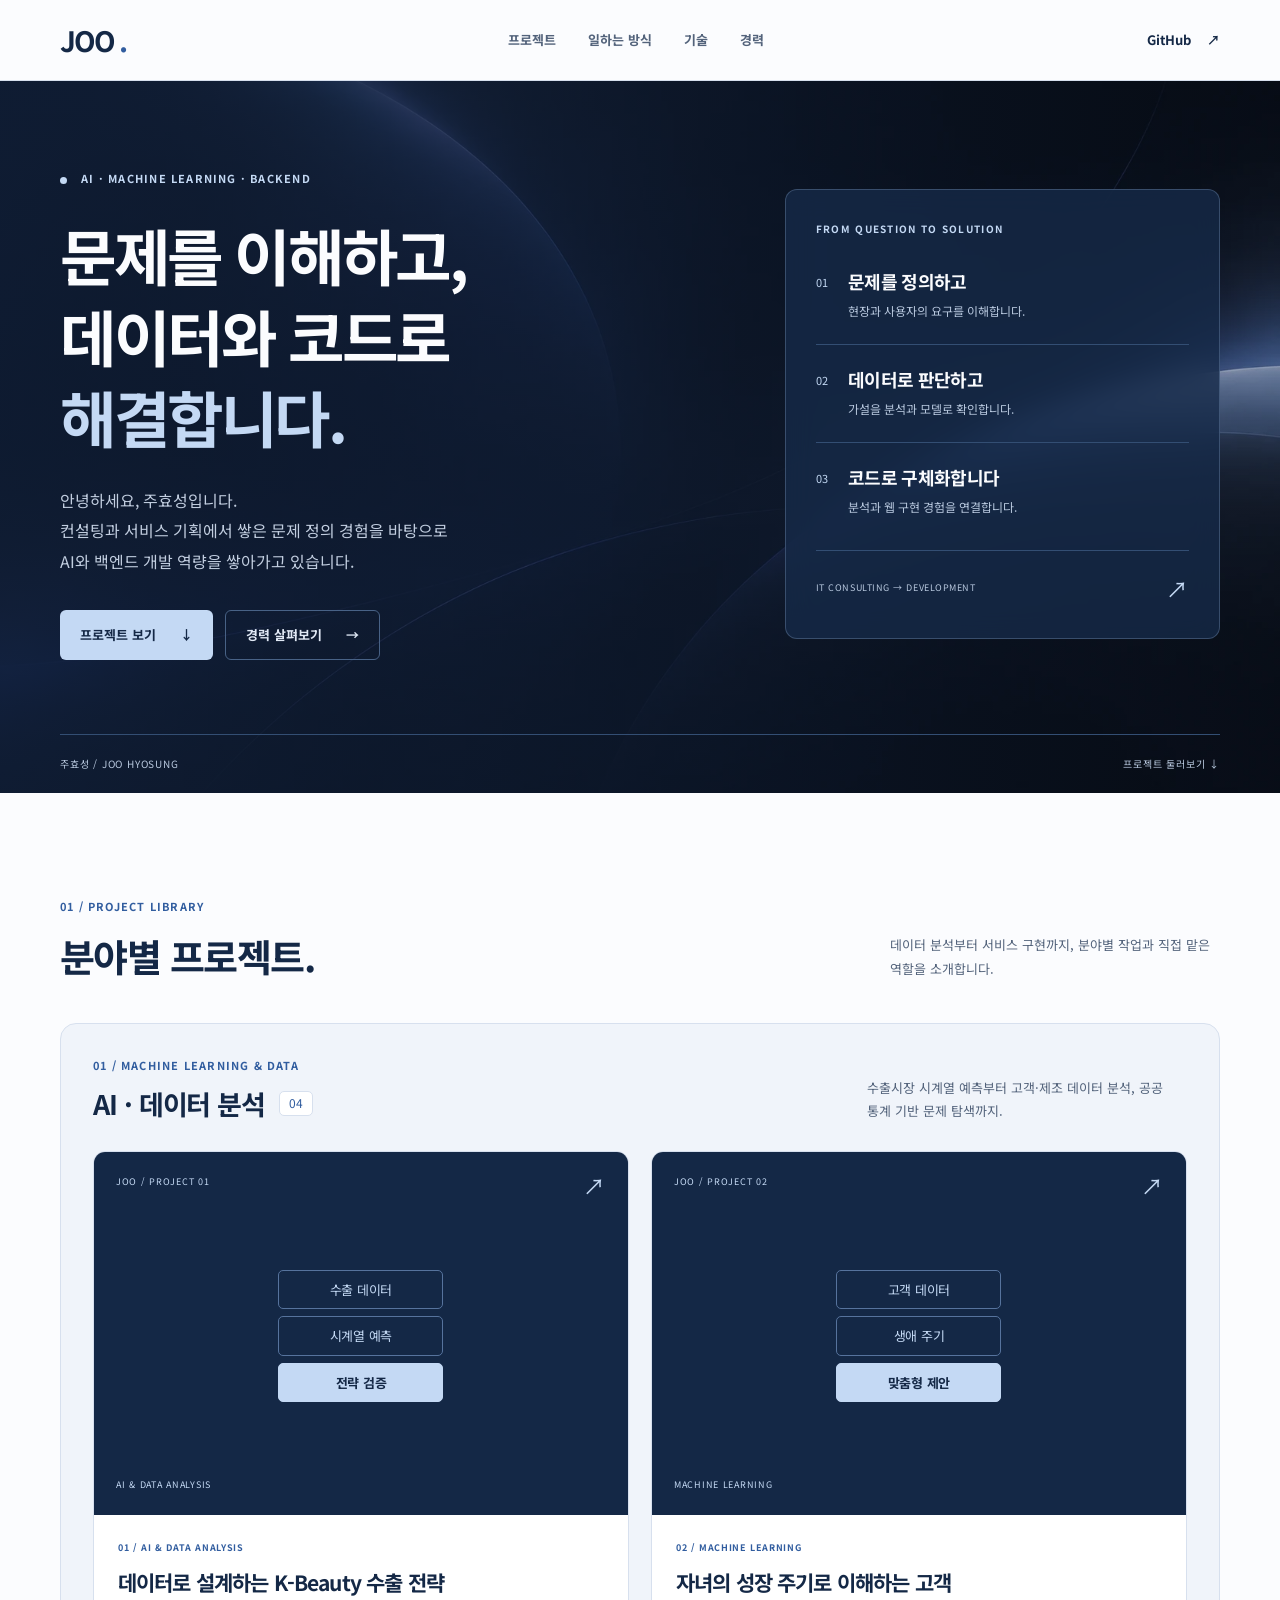
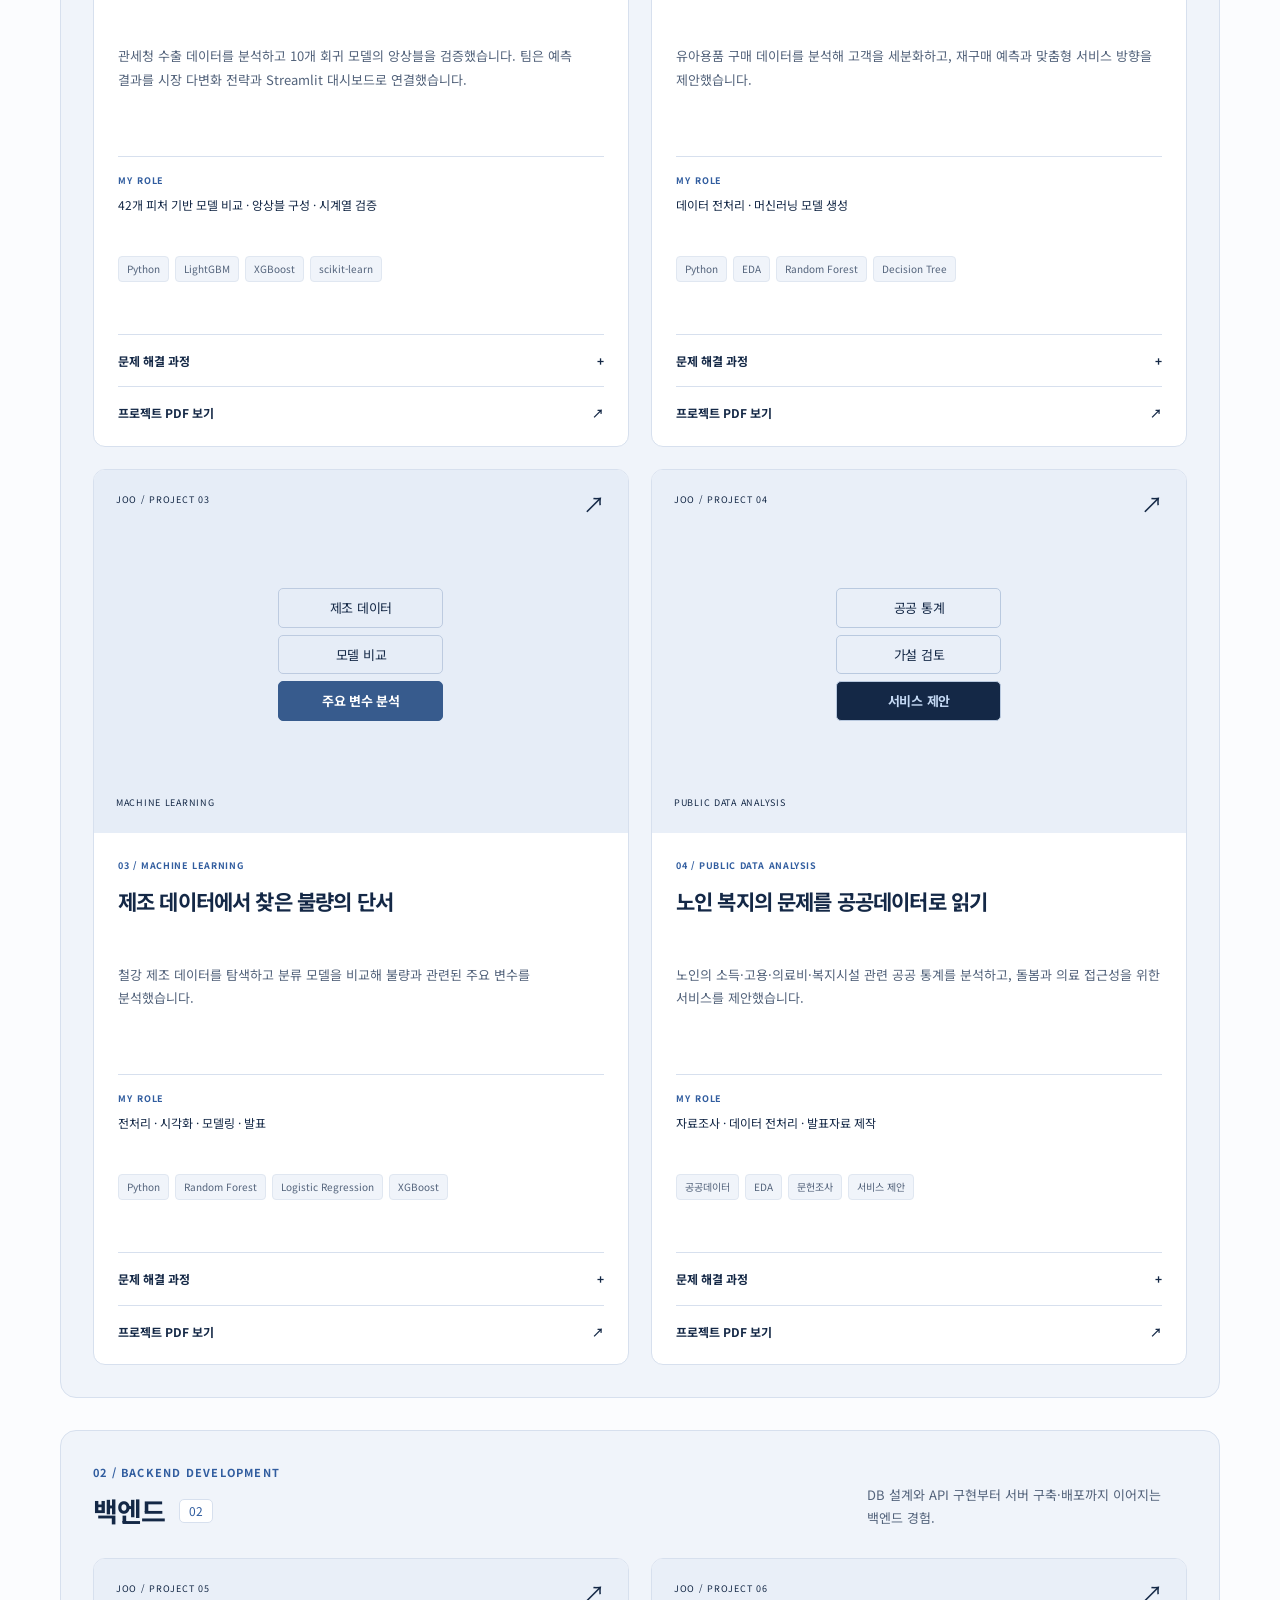
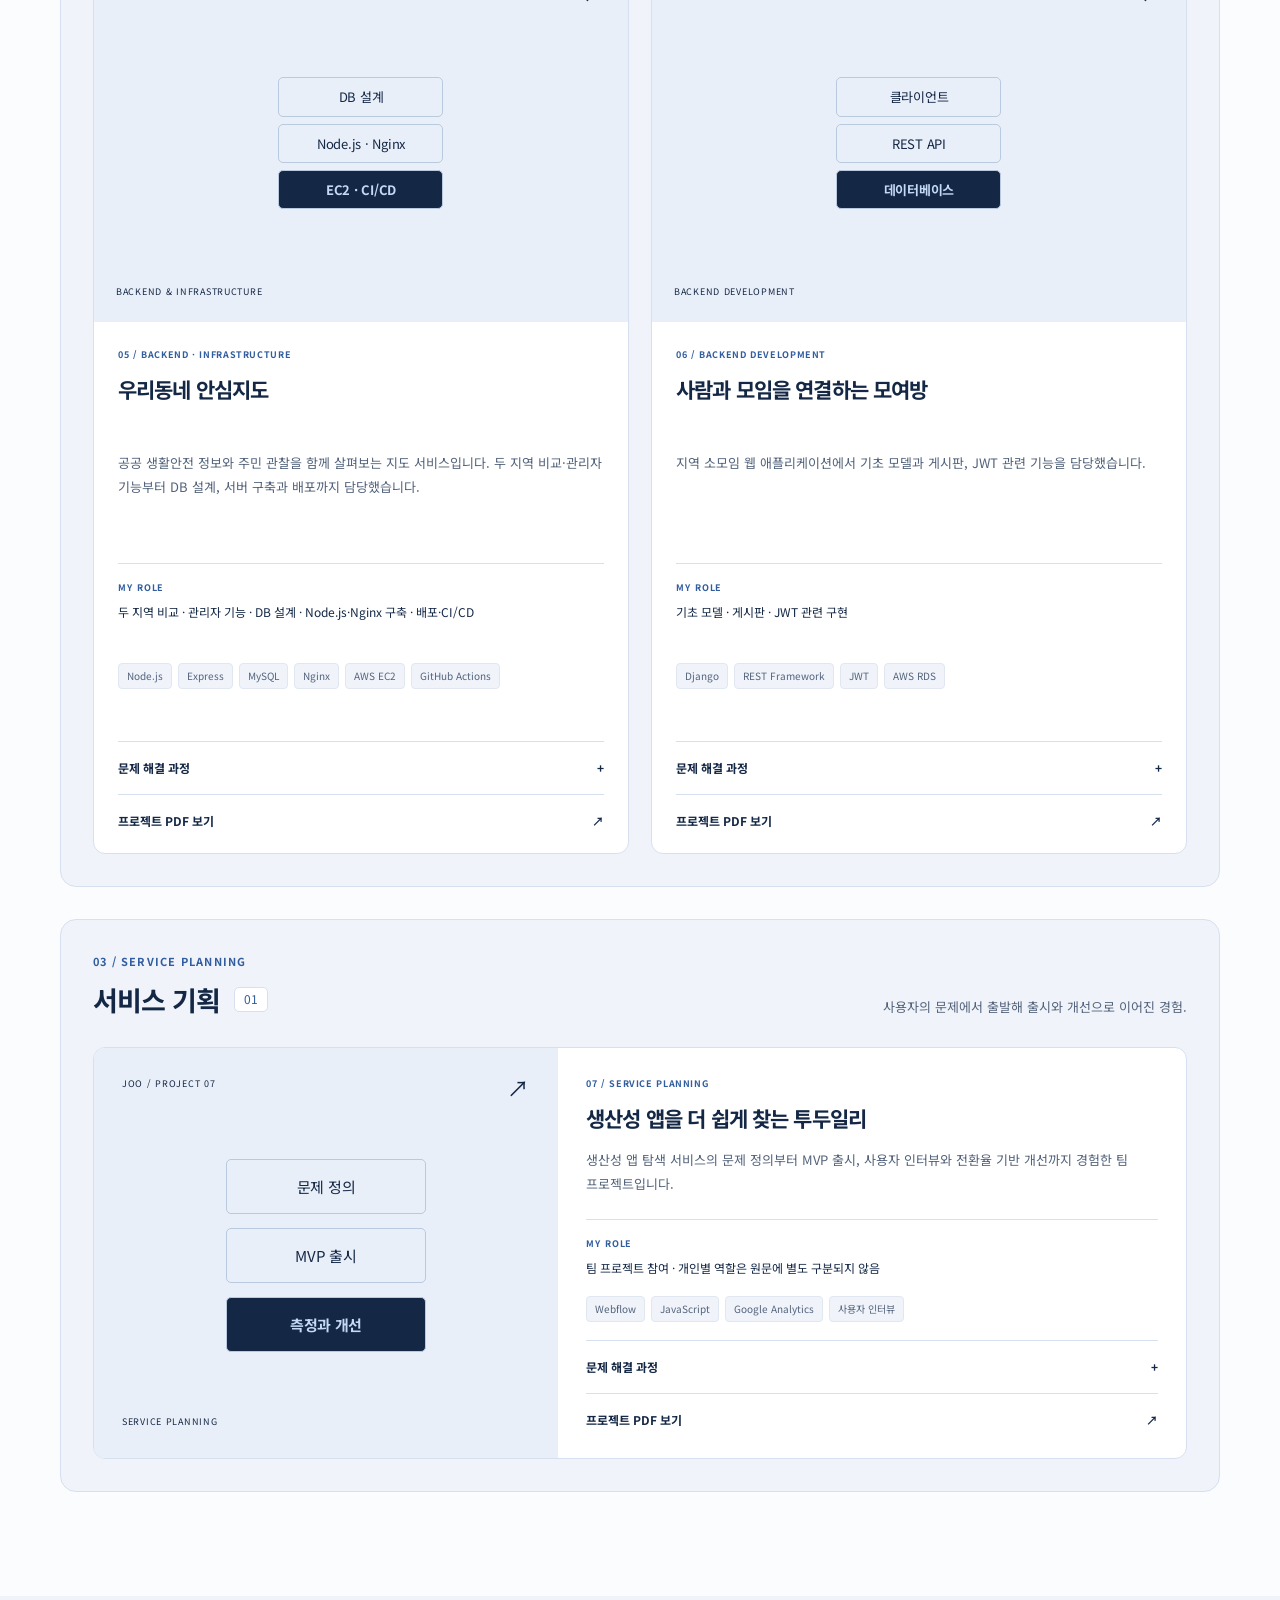
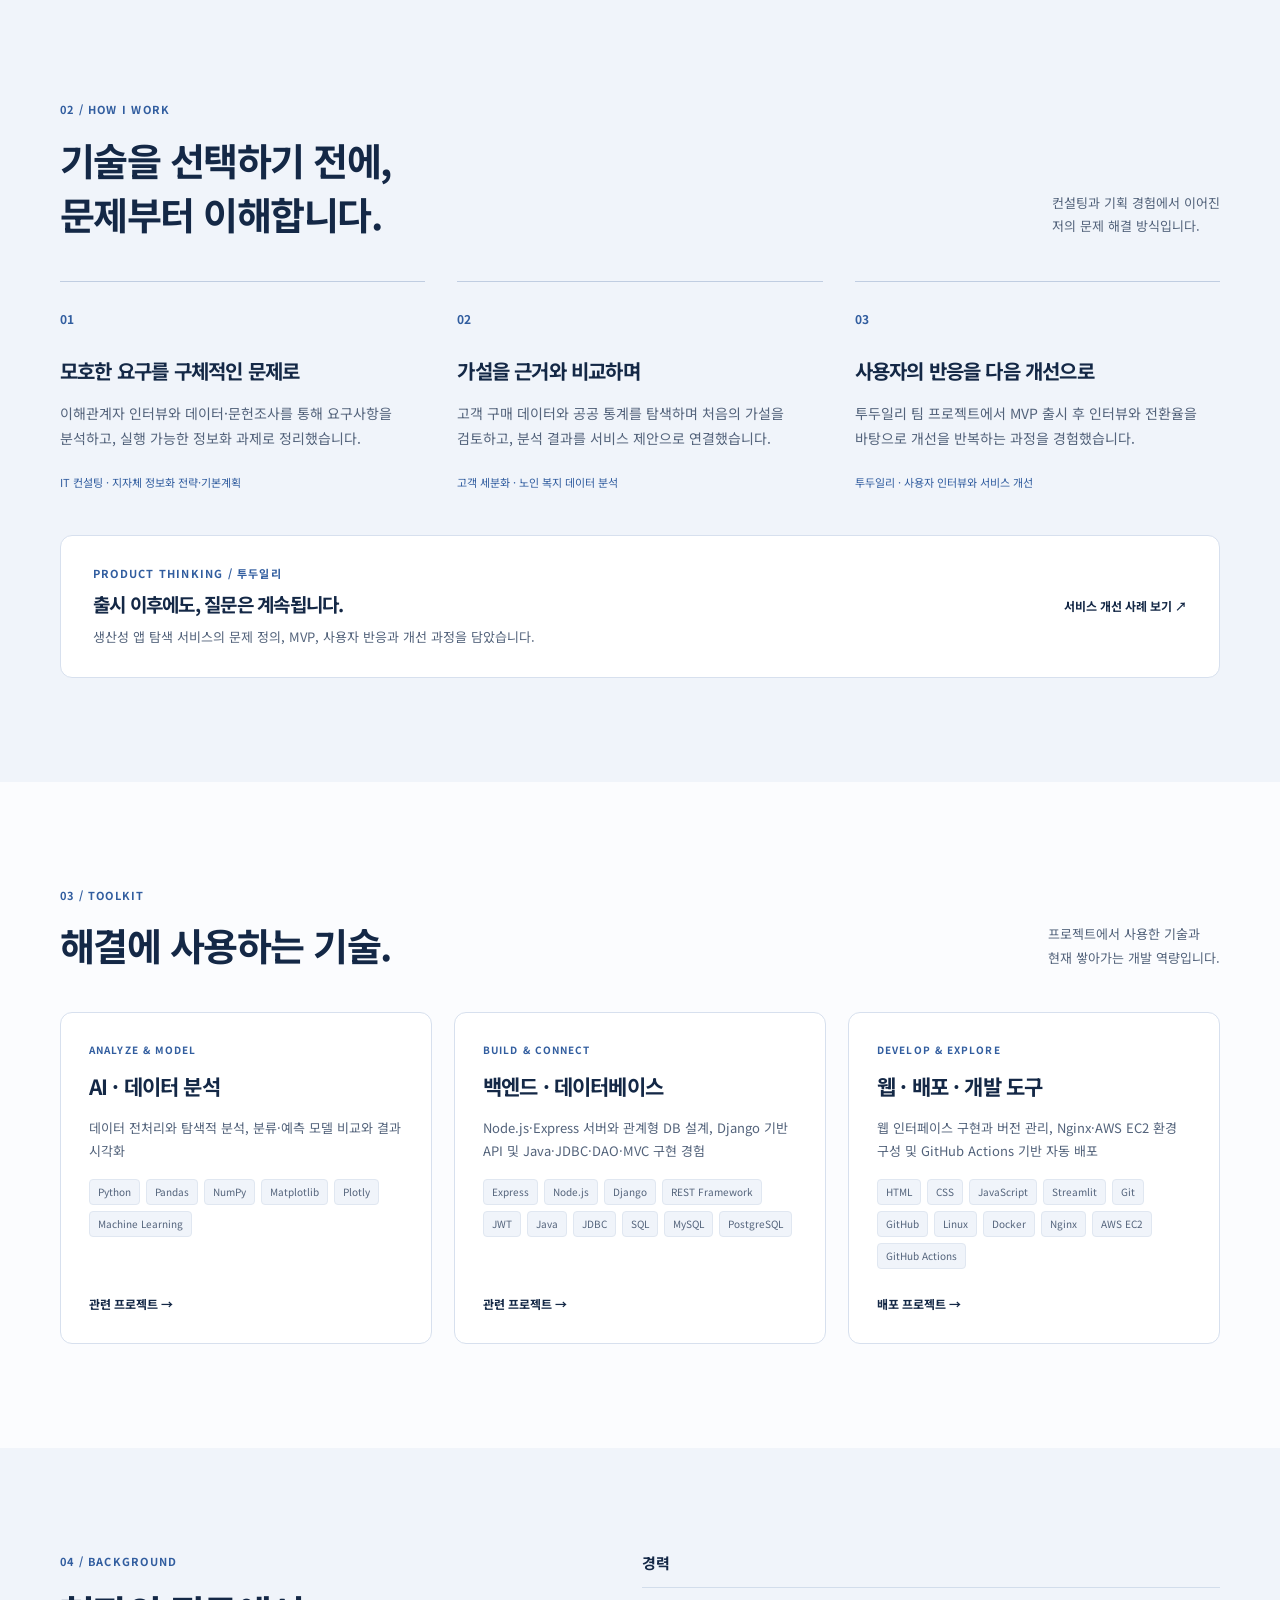
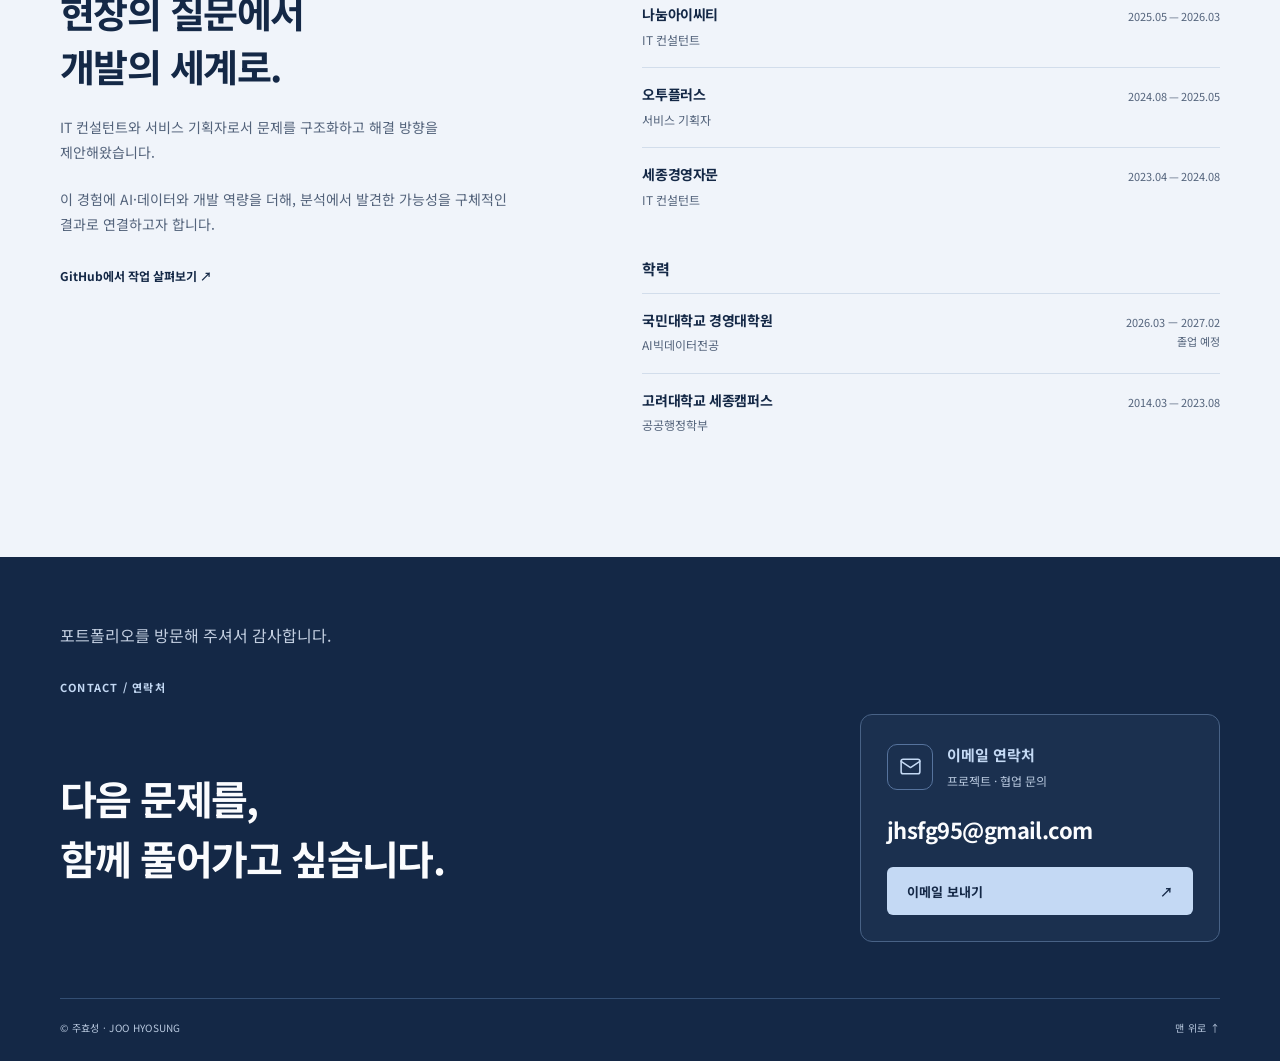
<file: index.html>
<!DOCTYPE html>
<html lang="ko">
 <head>
  <meta charset="utf-8"/>
  <meta content="width=device-width,initial-scale=1" name="viewport"/>
  <meta content="#142c35" name="theme-color"/>
  <meta content="주효성의 AI·백엔드 포트폴리오. IT 컨설팅의 문제 정의 경험을 바탕으로 데이터 분석, 머신러닝, 웹 개발 프로젝트를 소개합니다." name="description"/>
  <title>
   주효성 — AI · Backend Portfolio
  </title>
  <link href="./css/style.css?v=20261118-kbeauty" rel="stylesheet"/>
  <script defer="" src="./js/script.js">
  </script>
  <link as="image" href="./assets/hero-navy.webp" rel="preload" type="image/webp"/>
 </head>
 <body>
  <a class="skip-link" href="#main">
   본문으로 바로가기
  </a>
  <header class="site-header">
   <div class="container header-inner">
    <a aria-label="주효성 포트폴리오 홈" class="wordmark" href="#home">
     JOO
     <span>
      .
     </span>
    </a>
    <nav aria-label="주요 메뉴">
     <a href="#works">
      프로젝트
     </a>
     <a href="#approach">
      일하는 방식
     </a>
     <a href="#skills">
      기술
     </a>
     <a href="#about">
      경력
     </a>
    </nav>
    <a class="header-github" href="https://github.com/joohyosung" rel="noopener noreferrer" target="_blank">
     GitHub
     <span aria-hidden="true">
      ↗
     </span>
    </a>
   </div>
  </header>
  <main id="main">
   <section class="hero" id="home">
    <div class="container hero-grid">
     <div class="hero-copy">
      <p class="eyebrow">
       <span class="status-dot">
       </span>
       AI · MACHINE LEARNING · BACKEND
      </p>
      <h1>
       문제를 이해하고,
       <br/>
       데이터와 코드로
       <br/>
       <span>
        해결합니다.
       </span>
      </h1>
      <p class="hero-description">
       안녕하세요, 주효성입니다.
       <br/>
       컨설팅과 서비스 기획에서 쌓은 문제 정의 경험을 바탕으로
       <br class="desktop-break"/>
       AI와 백엔드 개발 역량을 쌓아가고 있습니다.
      </p>
      <div class="actions">
       <a class="button button-primary" href="#works">
        프로젝트 보기
        <span aria-hidden="true">
         ↓
        </span>
       </a>
       <a class="button button-quiet" href="#about">
        경력 살펴보기
        <span aria-hidden="true">
         →
        </span>
       </a>
      </div>
     </div>
     <aside aria-label="문제 해결의 흐름" class="hero-aside">
      <p class="eyebrow">
       FROM QUESTION TO SOLUTION
      </p>
      <ol class="process-list">
       <li>
        <span class="process-number">
         01
        </span>
        <div>
         <h2>
          문제를 정의하고
         </h2>
         <p>
          현장과 사용자의 요구를 이해합니다.
         </p>
        </div>
       </li>
       <li>
        <span class="process-number">
         02
        </span>
        <div>
         <h2>
          데이터로 판단하고
         </h2>
         <p>
          가설을 분석과 모델로 확인합니다.
         </p>
        </div>
       </li>
       <li>
        <span class="process-number">
         03
        </span>
        <div>
         <h2>
          코드로 구체화합니다
         </h2>
         <p>
          분석과 웹 구현 경험을 연결합니다.
         </p>
        </div>
       </li>
      </ol>
      <div class="aside-footer">
       <span>
        IT CONSULTING → DEVELOPMENT
       </span>
       <span aria-hidden="true">
        ↗
       </span>
      </div>
     </aside>
    </div>
    <div class="container hero-foot">
     <span>
      주효성 / JOO HYOSUNG
     </span>
     <a href="#works">
      프로젝트 둘러보기 ↓
     </a>
    </div>
   </section>
   <section class="section" id="works">
    <div class="container">
     <div class="section-heading">
      <div>
       <p class="eyebrow">
        01 / PROJECT LIBRARY
       </p>
       <h2>
        분야별 프로젝트.
       </h2>
      </div>
      <p>
       데이터 분석부터 서비스 구현까지, 분야별 작업과 직접 맡은 역할을 소개합니다.
      </p>
     </div>
     <div class="project-library">
      <div aria-labelledby="ai-title" class="project-field" id="ai" role="region">
       <div class="category-heading">
        <div>
         <p class="eyebrow">
          01 / MACHINE LEARNING &amp; DATA
         </p>
         <h3 id="ai-title">
          AI · 데이터 분석
          <span class="category-count">
           04
          </span>
         </h3>
        </div>
        <p>
         수출시장 시계열 예측부터 고객·제조 데이터 분석, 공공 통계 기반 문제 탐색까지.
        </p>
       </div>
       <div class="project-grid ai-project-grid">
        <article class="project-card" id="project-kbeauty">
         <a aria-label="데이터로 설계하는 K-Beauty 수출 전략 프로젝트 PDF 보기" class="project-preview" href="./project_template/kbeauty-export-strategy.pdf?v=20261118">
          <div aria-hidden="true" class="project-visual visual-customers">
           <div class="visual-top"><span>JOO / PROJECT 01</span><span>↗</span></div>
           <div class="visual-diagram"><span>수출 데이터</span><span>시계열 예측</span><span>전략 검증</span></div>
           <div class="visual-bottom">AI &amp; DATA ANALYSIS</div>
          </div>
         </a>
         <div class="project-body">
          <p class="eyebrow">01 / AI &amp; DATA ANALYSIS</p>
          <h4>데이터로 설계하는 K-Beauty 수출 전략</h4>
          <p class="project-description">관세청 수출 데이터를 분석하고 10개 회귀 모델의 앙상블을 검증했습니다. 팀은 예측 결과를 시장 다변화 전략과 Streamlit 대시보드로 연결했습니다.</p>
          <p class="role"><span>MY ROLE</span>42개 피처 기반 모델 비교 · 앙상블 구성 · 시계열 검증</p>
          <ul aria-label="사용 기술" class="tags"><li>Python</li><li>LightGBM</li><li>XGBoost</li><li>scikit-learn</li></ul>
          <details class="project-detail">
           <summary>문제 해결 과정 <span aria-hidden="true">+</span></summary>
           <dl>
            <div><dt>문제</dt><dd>수출시장 집중 위험을 낮추면서 성장할 국가·제품 후보 찾기</dd></div>
            <div><dt>접근</dt><dd>57개월의 수출 데이터, 42개 피처와 10개 회귀 모델을 비교하고 시간 순서에 맞춰 앙상블 검증</dd></div>
            <div><dt>결과</dt><dd>팀 공통 평가군의 개인 모델 WAPE 25.19%로 Seasonal Naive 30.92% 대비 오차 감소. 팀의 전략·대시보드로 의사결정 지원</dd></div>
           </dl>
           <p class="note">WAPE는 낮을수록 좋습니다. 팀 최저 오차 19.83%와 개인 결과를 구분하며, 가상기업의 손익 시뮬레이션은 실제 사업 실적이 아닙니다.</p>
           <a class="text-link" href="https://github.com/joohyosung/AI_seminar_team4" target="_blank" rel="noopener noreferrer">GitHub 코드 보기 ↗</a>
           <a class="text-link" href="https://docs.google.com/presentation/d/1F7b5ldjC89YLH8Li3YxasQXIow5-31MTGk95QmoZMSQ/edit" target="_blank" rel="noopener noreferrer">팀 발표자료 보기 ↗</a>
          </details>
          <a class="project-link" href="./project_template/kbeauty-export-strategy.pdf?v=20261118">프로젝트 PDF 보기 <span aria-hidden="true">↗</span><span class="sr-only"> — 데이터로 설계하는 K-Beauty 수출 전략</span></a>
         </div>
        </article>
        <article class="project-card" id="project-customers">
         <a aria-label="자녀의 성장 주기로 이해하는 고객 프로젝트 PDF 보기" class="project-preview" href="./project_template/RPA_4기_프로젝트2+3.pdf?v=20261111-no-references">
          <div aria-hidden="true" class="project-visual visual-customers">
           <div class="visual-top">
            <span>
             JOO / PROJECT 02
            </span>
            <span>
             ↗
            </span>
           </div>
           <div class="visual-diagram">
            <span>
             고객 데이터
            </span>
            <span>
             생애 주기
            </span>
            <span>
             맞춤형 제안
            </span>
           </div>
           <div class="visual-bottom">
            MACHINE LEARNING
           </div>
          </div>
         </a>
         <div class="project-body">
          <p class="eyebrow">
           02 / MACHINE LEARNING
          </p>
          <h4>
           자녀의 성장 주기로 이해하는 고객
          </h4>
          <p class="project-description">
           유아용품 구매 데이터를 분석해 고객을 세분화하고, 재구매 예측과 맞춤형 서비스 방향을 제안했습니다.
          </p>
          <p class="role">
           <span>
            MY ROLE
           </span>
           데이터 전처리 · 머신러닝 모델 생성
          </p>
          <ul aria-label="사용 기술" class="tags">
           <li>
            Python
           </li>
           <li>
            EDA
           </li>
           <li>
            Random Forest
           </li>
           <li>
            Decision Tree
           </li>
          </ul>
          <details class="project-detail">
           <summary>
            문제 해결 과정
            <span aria-hidden="true">
             +
            </span>
           </summary>
           <dl>
            <div>
             <dt>
              문제
             </dt>
             <dd>
              낮은 재구매율과 분기별 결제 금액 감소
             </dd>
            </div>
            <div>
             <dt>
              접근
             </dt>
             <dd>
              구매 시 자녀 월령을 중심으로 전처리·세분화하고 예측 모델 생성
             </dd>
            </div>
            <div>
             <dt>
              결과
             </dt>
             <dd>
              고객 맞춤 메시지, 등급 개편, SNS 광고 방향 제안
             </dd>
            </div>
           </dl>
           <p class="note">
            발표 자료의 모델 평가 결과와 서비스 제안을 구분해 소개합니다. 실제 재구매율 개선 실험은 자료에 포함되지 않았습니다.
           </p>
           <a class="text-link" href="./project_template/originals/RPA_4기_프로젝트2+3.pdf">
            원본 발표자료 보기 ↗
           </a>
          </details>
          <a class="project-link" href="./project_template/RPA_4기_프로젝트2+3.pdf?v=20261111-no-references">
           프로젝트 PDF 보기
           <span aria-hidden="true">
            ↗
           </span>
           <span class="sr-only">
            — 자녀의 성장 주기로 이해하는 고객
           </span>
          </a>
         </div>
        </article>
        <article class="project-card" id="project-steel">
         <a aria-label="제조 데이터에서 찾은 불량의 단서 프로젝트 PDF 보기" class="project-preview" href="./project_template/RPA_4기_프로젝트1.pdf?v=20261111-no-references">
          <div aria-hidden="true" class="project-visual visual-steel">
           <div class="visual-top">
            <span>
             JOO / PROJECT 03
            </span>
            <span>
             ↗
            </span>
           </div>
           <div class="visual-diagram">
            <span>
             제조 데이터
            </span>
            <span>
             모델 비교
            </span>
            <span>
             주요 변수 분석
            </span>
           </div>
           <div class="visual-bottom">
            MACHINE LEARNING
           </div>
          </div>
         </a>
         <div class="project-body">
          <p class="eyebrow">
           03 / MACHINE LEARNING
          </p>
          <h4>
           제조 데이터에서 찾은 불량의 단서
          </h4>
          <p class="project-description">
           철강 제조 데이터를 탐색하고 분류 모델을 비교해 불량과 관련된 주요 변수를 분석했습니다.
          </p>
          <p class="role">
           <span>
            MY ROLE
           </span>
           전처리 · 시각화 · 모델링 · 발표
          </p>
          <ul aria-label="사용 기술" class="tags">
           <li>
            Python
           </li>
           <li>
            Random Forest
           </li>
           <li>
            Logistic Regression
           </li>
           <li>
            XGBoost
           </li>
          </ul>
          <details class="project-detail">
           <summary>
            문제 해결 과정
            <span aria-hidden="true">
             +
            </span>
           </summary>
           <dl>
            <div>
             <dt>
              문제
             </dt>
             <dd>
              제조 조건과 불량 여부 사이의 패턴 파악
             </dd>
            </div>
            <div>
             <dt>
              접근
             </dt>
             <dd>
              철강 종류·시간·규격별 탐색과 세 가지 분류 모델 비교
             </dd>
            </div>
            <div>
             <dt>
              결과
             </dt>
             <dd>
              모델별 평가 결과 비교 및 Rolling Temp T5·HSB 등 주요 변수 확인
             </dd>
            </div>
           </dl>
           <p class="note">
            정확도는 교육용 데이터에 대한 발표 자료의 평가 결과입니다. 현장 불량률 감소나 실제 운영 성과를 의미하지 않습니다.
           </p>
           <a class="text-link" href="./project_template/originals/RPA_4기_프로젝트1.pdf">
            원본 발표자료 보기 ↗
           </a>
          </details>
          <a class="project-link" href="./project_template/RPA_4기_프로젝트1.pdf?v=20261111-no-references">
           프로젝트 PDF 보기
           <span aria-hidden="true">
            ↗
           </span>
           <span class="sr-only">
            — 제조 데이터에서 찾은 불량의 단서
           </span>
          </a>
         </div>
        </article>
        <article class="project-card" id="project-public-data">
         <a aria-label="노인 복지의 문제를 공공데이터로 읽기 프로젝트 PDF 보기" class="project-preview" href="./project_template/RPA_4기_프로젝트4.pdf?v=20261111-no-references">
          <div aria-hidden="true" class="project-visual visual-backend">
           <div class="visual-top">
            <span>
             JOO / PROJECT 04
            </span>
            <span>
             ↗
            </span>
           </div>
           <div class="visual-diagram">
            <span>
             공공 통계
            </span>
            <span>
             가설 검토
            </span>
            <span>
             서비스 제안
            </span>
           </div>
           <div class="visual-bottom">
            PUBLIC DATA ANALYSIS
           </div>
          </div>
         </a>
         <div class="project-body">
          <p class="eyebrow">
           04 / PUBLIC DATA ANALYSIS
          </p>
          <h4>
           노인 복지의 문제를 공공데이터로 읽기
          </h4>
          <p class="project-description">
           노인의 소득·고용·의료비·복지시설 관련 공공 통계를 분석하고, 돌봄과 의료 접근성을 위한 서비스를 제안했습니다.
          </p>
          <p class="role">
           <span>
            MY ROLE
           </span>
           자료조사 · 데이터 전처리 · 발표자료 제작
          </p>
          <ul aria-label="사용 기술 및 방법" class="tags">
           <li>
            공공데이터
           </li>
           <li>
            EDA
           </li>
           <li>
            문헌조사
           </li>
           <li>
            서비스 제안
           </li>
          </ul>
          <details class="project-detail">
           <summary>
            문제 해결 과정
            <span aria-hidden="true">
             +
            </span>
           </summary>
           <dl>
            <div>
             <dt>
              문제
             </dt>
             <dd>
              고령화와 노인 부양 부담의 원인 탐색
             </dd>
            </div>
            <div>
             <dt>
              접근
             </dt>
             <dd>
              소득·고용·의료비·복지시설 관련 통계와 문헌을 비교하며 초기 가설 검토
             </dd>
            </div>
            <div>
             <dt>
              결과
             </dt>
             <dd>
              방문요양·병원 예약 서비스 아이디어 제안. 모델 개발이나 운영 서비스 구현과 구분합니다.
             </dd>
            </div>
           </dl>
           <a class="text-link" href="./project_template/originals/RPA_4기_프로젝트4.pdf">
            원본 발표자료 보기 ↗
           </a>
          </details>
          <a class="project-link" href="./project_template/RPA_4기_프로젝트4.pdf?v=20261111-no-references">
           프로젝트 PDF 보기
           <span aria-hidden="true">
            ↗
           </span>
           <span class="sr-only">
            — 노인 복지의 문제를 공공데이터로 읽기
           </span>
          </a>
         </div>
        </article>
       </div>
      </div>
      <div aria-labelledby="backend-title" class="project-field" id="backend" role="region">
       <div class="category-heading">
        <div>
         <p class="eyebrow">
          02 / BACKEND DEVELOPMENT
         </p>
         <h3 id="backend-title">
          백엔드
          <span class="category-count">
           02
          </span>
         </h3>
        </div>
        <p>
         DB 설계와 API 구현부터 서버 구축·배포까지 이어지는 백엔드 경험.
        </p>
       </div>
       <div class="project-grid backend-project-grid">
        <article class="project-card" id="project-safety-map">
         <a aria-label="우리동네 안심지도 프로젝트 PDF 보기" class="project-preview" href="./project_template/neighborhood-safety-map.pdf?v=20261111-no-references">
          <div aria-hidden="true" class="project-visual visual-backend">
           <div class="visual-top">
            <span>
             JOO / PROJECT 05
            </span>
            <span>
             ↗
            </span>
           </div>
           <div class="visual-diagram">
            <span>
             DB 설계
            </span>
            <span>
             Node.js · Nginx
            </span>
            <span>
             EC2 · CI/CD
            </span>
           </div>
           <div class="visual-bottom">
            BACKEND &amp; INFRASTRUCTURE
           </div>
          </div>
         </a>
         <div class="project-body">
          <p class="eyebrow">
           05 / BACKEND · INFRASTRUCTURE
          </p>
          <h4>
           우리동네 안심지도
          </h4>
          <p class="project-description">
           공공 생활안전 정보와 주민 관찰을 함께 살펴보는 지도 서비스입니다. 두 지역 비교·관리자 기능부터 DB 설계, 서버 구축과 배포까지 담당했습니다.
          </p>
          <p class="role">
           <span>
            MY ROLE
           </span>
           두 지역 비교 · 관리자 기능 · DB 설계 · Node.js·Nginx 구축 · 배포·CI/CD
          </p>
          <ul aria-label="사용 기술" class="tags">
           <li>
            Node.js
           </li>
           <li>
            Express
           </li>
           <li>
            MySQL
           </li>
           <li>
            Nginx
           </li>
           <li>
            AWS EC2
           </li>
           <li>
            GitHub Actions
           </li>
          </ul>
          <details class="project-detail">
           <summary>
            문제 해결 과정
            <span aria-hidden="true">
             +
            </span>
           </summary>
           <dl>
            <div>
             <dt>
              문제와 서비스
             </dt>
             <dd>
              서로 다른 지역을 동일 반경과 축척으로 비교하고, 공공정보만으로 알기 어려운 현장 상황을 주민 안심노트로 함께 살펴보는 서비스를 만들었습니다.
             </dd>
            </div>
            <div>
             <dt>
              직접 맡은 기능
             </dt>
             <dd>
              A/B 두 지역 비교와 관리자 기능을 구현했습니다. 안심노트는 검토 상태에 따라 공개되며, 공개 목록과 상세에서는 승인된 노트만 제공하는 구조입니다.
             </dd>
            </div>
            <div>
             <dt>
              DB 설계
             </dt>
             <dd>
              사용자(users)와 안심노트(notes)의 1:N 관계를 설계했습니다. author_id 외래 키로 작성자를 연결하고 사용자 권한, 노트 상태와 관찰일 등의 데이터를 구성했습니다.
             </dd>
            </div>
            <div>
             <dt>
              서버 구축과 배포
             </dt>
             <dd>
              Node.js·Express 서버와 Nginx를 구축했습니다. AWS EC2 환경에서 GitHub Actions의 코드 검사·API 및 계산식 테스트·React 빌드와 SSH/SCP 전달을 연결한 CI/CD를 담당했습니다.
             </dd>
            </div>
            <div>
             <dt>
              팀의 트러블슈팅
             </dt>
             <dd>
              발표자료에는 WMS 요청을 1024px 묶음 타일로 줄이고 이미지를 재사용해 요청 수를 95건에서 4건으로, 첫 로딩을 4.97초에서 2.21초로 개선한 사례가 제시되어 있습니다.
             </dd>
            </div>
           </dl>
           <p class="note">
            지역 비교 점수는 가상 집계 기반 예시입니다. 실제 지역의 안전도를 나타내는 통계와 구분합니다.
           </p>
           <a class="text-link" href="./project_template/originals/neighborhood-safety-map.pdf">
            원본 발표자료 보기 ↗
           </a>
          </details>
          <a class="project-link" href="./project_template/neighborhood-safety-map.pdf?v=20261111-no-references">
           프로젝트 PDF 보기
           <span aria-hidden="true">
            ↗
           </span>
           <span class="sr-only">
            — 우리동네 안심지도
           </span>
          </a>
         </div>
        </article>
        <article class="project-card" id="project-backend">
         <a aria-label="사람과 모임을 연결하는 모여방 프로젝트 PDF 보기" class="project-preview" href="./project_template/RPA_4기_프로젝트5.pdf?v=20261111-no-references">
          <div aria-hidden="true" class="project-visual visual-backend">
           <div class="visual-top">
            <span>
             JOO / PROJECT 06
            </span>
            <span>
             ↗
            </span>
           </div>
           <div class="visual-diagram">
            <span>
             클라이언트
            </span>
            <span>
             REST API
            </span>
            <span>
             데이터베이스
            </span>
           </div>
           <div class="visual-bottom">
            BACKEND DEVELOPMENT
           </div>
          </div>
         </a>
         <div class="project-body">
          <p class="eyebrow">
           06 / BACKEND DEVELOPMENT
          </p>
          <h4>
           사람과 모임을 연결하는 모여방
          </h4>
          <p class="project-description">
           지역 소모임 웹 애플리케이션에서 기초 모델과 게시판, JWT 관련 기능을 담당했습니다.
          </p>
          <p class="role">
           <span>
            MY ROLE
           </span>
           기초 모델 · 게시판 · JWT 관련 구현
          </p>
          <ul aria-label="사용 기술" class="tags">
           <li>
            Django
           </li>
           <li>
            REST Framework
           </li>
           <li>
            JWT
           </li>
           <li>
            AWS RDS
           </li>
          </ul>
          <details class="project-detail">
           <summary>
            문제 해결 과정
            <span aria-hidden="true">
             +
            </span>
           </summary>
           <dl>
            <div>
             <dt>
              문제
             </dt>
             <dd>
              게시판·모임·사용자 기능을 연결하는 지역 커뮤니티 서비스 구현
             </dd>
            </div>
            <div>
             <dt>
              접근
             </dt>
             <dd>
              Django REST Framework 기반 API와 JWT 인증 구조 활용
             </dd>
            </div>
            <div>
             <dt>
              결과
             </dt>
             <dd>
              팀 단위로 ERD와 API를 구성하고 웹 애플리케이션 구현
             </dd>
            </div>
           </dl>
           <p class="note">
            채팅·DM·주소 검색 등은 팀 전체 기능입니다. 본인 담당 범위는 기초 모델·게시판·JWT 관련 구현으로 구분했습니다.
           </p>
           <a class="text-link" href="./project_template/originals/RPA_4기_프로젝트5.pdf">
            원본 발표자료 보기 ↗
           </a>
          </details>
          <a class="project-link" href="./project_template/RPA_4기_프로젝트5.pdf?v=20261111-no-references">
           프로젝트 PDF 보기
           <span aria-hidden="true">
            ↗
           </span>
           <span class="sr-only">
            — 사람과 모임을 연결하는 모여방
           </span>
          </a>
         </div>
        </article>
       </div>
      </div>
      <div aria-labelledby="planning-title" class="project-field" id="planning" role="region">
       <div class="category-heading">
        <div>
         <p class="eyebrow">
          03 / SERVICE PLANNING
         </p>
         <h3 id="planning-title">
          서비스 기획
          <span class="category-count">
           01
          </span>
         </h3>
        </div>
        <p>
         사용자의 문제에서 출발해 출시와 개선으로 이어진 경험.
        </p>
       </div>
       <div class="project-grid one-project">
        <article class="project-card" id="project-todaily">
         <a aria-label="생산성 앱을 더 쉽게 찾는 투두일리 프로젝트 PDF 보기" class="project-preview" href="./project_template/투두일리 최종발표_231024_153818.pdf?v=20261111-no-references">
          <div aria-hidden="true" class="project-visual visual-backend">
           <div class="visual-top">
            <span>
             JOO / PROJECT 07
            </span>
            <span>
             ↗
            </span>
           </div>
           <div class="visual-diagram">
            <span>
             문제 정의
            </span>
            <span>
             MVP 출시
            </span>
            <span>
             측정과 개선
            </span>
           </div>
           <div class="visual-bottom">
            SERVICE PLANNING
           </div>
          </div>
         </a>
         <div class="project-body">
          <p class="eyebrow">
           07 / SERVICE PLANNING
          </p>
          <h4>
           생산성 앱을 더 쉽게 찾는 투두일리
          </h4>
          <p class="project-description">
           생산성 앱 탐색 서비스의 문제 정의부터 MVP 출시, 사용자 인터뷰와 전환율 기반 개선까지 경험한 팀 프로젝트입니다.
          </p>
          <p class="role">
           <span>
            MY ROLE
           </span>
           팀 프로젝트 참여 · 개인별 역할은 원문에 별도 구분되지 않음
          </p>
          <ul aria-label="사용 기술 및 방법" class="tags">
           <li>
            Webflow
           </li>
           <li>
            JavaScript
           </li>
           <li>
            Google Analytics
           </li>
           <li>
            사용자 인터뷰
           </li>
          </ul>
          <details class="project-detail">
           <summary>
            문제 해결 과정
            <span aria-hidden="true">
             +
            </span>
           </summary>
           <dl>
            <div>
             <dt>
              문제
             </dt>
             <dd>
              생산성 앱을 비교하고 자신에게 맞는 앱을 찾는 과정의 번거로움
             </dd>
            </div>
            <div>
             <dt>
              접근
             </dt>
             <dd>
              MVP 출시 후 사용자 인터뷰와 전환 지표를 바탕으로 탐색 UI 및 정보 개선
             </dd>
            </div>
            <div>
             <dt>
              결과
             </dt>
             <dd>
              출시와 반복 개선 경험. 팀 성과로 소개하며 당시 실측 결과와 향후 예상값을 구분합니다.
             </dd>
            </div>
           </dl>
           <a class="text-link" href="./project_template/originals/투두일리 최종발표_231024_153818.pdf">
            원본 발표자료 보기 ↗
           </a>
          </details>
          <a class="project-link" href="./project_template/투두일리 최종발표_231024_153818.pdf?v=20261111-no-references">
           프로젝트 PDF 보기
           <span aria-hidden="true">
            ↗
           </span>
           <span class="sr-only">
            — 생산성 앱을 더 쉽게 찾는 투두일리
           </span>
          </a>
         </div>
        </article>
       </div>
      </div>
     </div>
    </div>
   </section>
   <section class="section section-tinted" id="approach">
    <div class="container">
     <div class="section-heading">
      <div>
       <p class="eyebrow">
        02 / HOW I WORK
       </p>
       <h2>
        기술을 선택하기 전에,
        <br/>
        문제부터 이해합니다.
       </h2>
      </div>
      <p>
       컨설팅과 기획 경험에서 이어진
       <br/>
       저의 문제 해결 방식입니다.
      </p>
     </div>
     <div class="approach-grid">
      <article class="approach-card">
       <span class="index">
        01
       </span>
       <h3>
        모호한 요구를 구체적인 문제로
       </h3>
       <p>
        이해관계자 인터뷰와 데이터·문헌조사를 통해 요구사항을 분석하고, 실행 가능한 정보화 과제로 정리했습니다.
       </p>
       <p class="evidence">
        IT 컨설팅 · 지자체 정보화 전략·기본계획
       </p>
      </article>
      <article class="approach-card">
       <span class="index">
        02
       </span>
       <h3>
        가설을 근거와 비교하며
       </h3>
       <p>
        고객 구매 데이터와 공공 통계를 탐색하며 처음의 가설을 검토하고, 분석 결과를 서비스 제안으로 연결했습니다.
       </p>
       <p class="evidence">
        고객 세분화 · 노인 복지 데이터 분석
       </p>
      </article>
      <article class="approach-card">
       <span class="index">
        03
       </span>
       <h3>
        사용자의 반응을 다음 개선으로
       </h3>
       <p>
        투두일리 팀 프로젝트에서 MVP 출시 후 인터뷰와 전환율을 바탕으로 개선을 반복하는 과정을 경험했습니다.
       </p>
       <p class="evidence">
        투두일리 · 사용자 인터뷰와 서비스 개선
       </p>
      </article>
     </div>
     <div class="case-strip">
      <div>
       <p class="eyebrow">
        PRODUCT THINKING / 투두일리
       </p>
       <h3>
        출시 이후에도, 질문은 계속됩니다.
       </h3>
       <p>
        생산성 앱 탐색 서비스의 문제 정의, MVP, 사용자 반응과 개선 과정을 담았습니다.
       </p>
      </div>
      <a class="text-link" href="#planning">
       서비스 개선 사례 보기 ↗
      </a>
     </div>
    </div>
   </section>
   <section class="section" id="skills">
    <div class="container">
     <div class="section-heading">
      <div>
       <p class="eyebrow">
        03 / TOOLKIT
       </p>
       <h2>
        해결에 사용하는 기술.
       </h2>
      </div>
      <p>
       프로젝트에서 사용한 기술과
       <br/>
       현재 쌓아가는 개발 역량입니다.
      </p>
     </div>
     <div class="toolkit-grid">
      <article class="tool-card">
       <p class="eyebrow">
        ANALYZE &amp; MODEL
       </p>
       <h3>
        AI · 데이터 분석
       </h3>
       <p>
        데이터 전처리와 탐색적 분석, 분류·예측 모델 비교와 결과 시각화
       </p>
       <ul aria-label="사용 기술" class="tags">
        <li>
         Python
        </li>
        <li>
         Pandas
        </li>
        <li>
         NumPy
        </li>
        <li>
         Matplotlib
        </li>
        <li>
         Plotly
        </li>
        <li>
         Machine Learning
        </li>
       </ul>
       <a class="text-link" href="#ai">
        관련 프로젝트 →
       </a>
      </article>
      <article class="tool-card">
       <p class="eyebrow">
        BUILD &amp; CONNECT
       </p>
       <h3>
        백엔드 · 데이터베이스
       </h3>
       <p>
        Node.js·Express 서버와 관계형 DB 설계, Django 기반 API 및 Java·JDBC·DAO·MVC 구현 경험
       </p>
       <ul aria-label="사용 기술" class="tags">
        <li>
         Express
        </li>
        <li>
         Node.js
        </li>
        <li>
         Django
        </li>
        <li>
         REST Framework
        </li>
        <li>
         JWT
        </li>
        <li>
         Java
        </li>
        <li>
         JDBC
        </li>
        <li>
         SQL
        </li>
        <li>
         MySQL
        </li>
        <li>
         PostgreSQL
        </li>
       </ul>
       <a class="text-link" href="#backend">
        관련 프로젝트 →
       </a>
      </article>
      <article class="tool-card">
       <p class="eyebrow">
        DEVELOP &amp; EXPLORE
       </p>
       <h3>
        웹 · 배포 · 개발 도구
       </h3>
       <p>
        웹 인터페이스 구현과 버전 관리, Nginx·AWS EC2 환경 구성 및 GitHub Actions 기반 자동 배포
       </p>
       <ul aria-label="사용 기술" class="tags">
        <li>
         HTML
        </li>
        <li>
         CSS
        </li>
        <li>
         JavaScript
        </li>
        <li>
         Streamlit
        </li>
        <li>
         Git
        </li>
        <li>
         GitHub
        </li>
        <li>
         Linux
        </li>
        <li>
         Docker
        </li>
        <li>
         Nginx
        </li>
        <li>
         AWS EC2
        </li>
        <li>
         GitHub Actions
        </li>
       </ul>
       <a class="text-link" href="#project-safety-map">
        배포 프로젝트 →
       </a>
      </article>
     </div>
    </div>
   </section>
   <section class="section section-tinted" id="about">
    <div class="container about-grid">
     <div class="about-copy">
      <p class="eyebrow">
       04 / BACKGROUND
      </p>
      <h2>
       현장의 질문에서
       <br/>
       개발의 세계로.
      </h2>
      <p>
       IT 컨설턴트와 서비스 기획자로서 문제를 구조화하고 해결 방향을 제안해왔습니다.
      </p>
      <p>
       이 경험에 AI·데이터와 개발 역량을 더해, 분석에서 발견한 가능성을 구체적인 결과로 연결하고자 합니다.
      </p>
      <a class="text-link" href="https://github.com/joohyosung" rel="noopener noreferrer" target="_blank">
       GitHub에서 작업 살펴보기 ↗
      </a>
     </div>
     <div class="history">
      <h3>
       경력
      </h3>
      <ol>
       <li>
        <div>
         <h4>
          나눔아이씨티
         </h4>
         <p>
          IT 컨설턴트
         </p>
        </div>
        <span>
         2025.05 — 2026.03
        </span>
       </li>
       <li>
        <div>
         <h4>
          오투플러스
         </h4>
         <p>
          서비스 기획자
         </p>
        </div>
        <span>
         2024.08 — 2025.05
        </span>
       </li>
       <li>
        <div>
         <h4>
          세종경영자문
         </h4>
         <p>
          IT 컨설턴트
         </p>
        </div>
        <span>
         2023.04 — 2024.08
        </span>
       </li>
      </ol>
      <h3>
       학력
      </h3>
      <ol>
       <li>
        <div>
         <h4>
          국민대학교 경영대학원
         </h4>
         <p>
          AI빅데이터전공
         </p>
        </div>
        <span>
         2026.03 — 2027.02
         <br/>
         졸업 예정
        </span>
       </li>
       <li>
        <div>
         <h4>
          고려대학교 세종캠퍼스
         </h4>
         <p>
          공공행정학부
         </p>
        </div>
        <span>
         2014.03 — 2023.08
        </span>
       </li>
      </ol>
     </div>
    </div>
   </section>
   <footer class="site-footer" id="contact">
    <div class="container">
     <p class="footer-greeting">
      포트폴리오를 방문해 주셔서 감사합니다.
     </p>
     <p class="eyebrow">
      CONTACT / 연락처
     </p>
     <div class="footer-main">
      <h2>
       다음 문제를,
       <br/>
       함께 풀어가고 싶습니다.
      </h2>
      <address aria-label="이메일 연락처" class="footer-contact">
       <div class="contact-card-heading">
        <span aria-hidden="true" class="contact-icon">
         <svg fill="none" stroke="currentColor" stroke-linecap="round" stroke-linejoin="round" stroke-width="1.5" viewbox="0 0 24 24">
          <rect height="14" rx="2" width="18" x="3" y="5">
          </rect>
          <path d="m3 7 9 6 9-6">
          </path>
         </svg>
        </span>
        <div>
         <p class="contact-label">
          이메일 연락처
         </p>
         <p class="contact-caption">
          프로젝트 · 협업 문의
         </p>
        </div>
       </div>
       <a class="contact-email" href="mailto:jhsfg95@gmail.com">
        jhsfg95@gmail.com
       </a>
       <a class="button button-primary contact-action" href="mailto:jhsfg95@gmail.com">
        이메일 보내기
        <span aria-hidden="true">
         ↗
        </span>
       </a>
      </address>
     </div>
     <div class="footer-bottom">
      <span>
       © 주효성 · JOO HYOSUNG
      </span>
      <a href="#home">
       맨 위로 ↑
      </a>
     </div>
    </div>
   </footer>
  </main>
 </body>
</html>
</file>
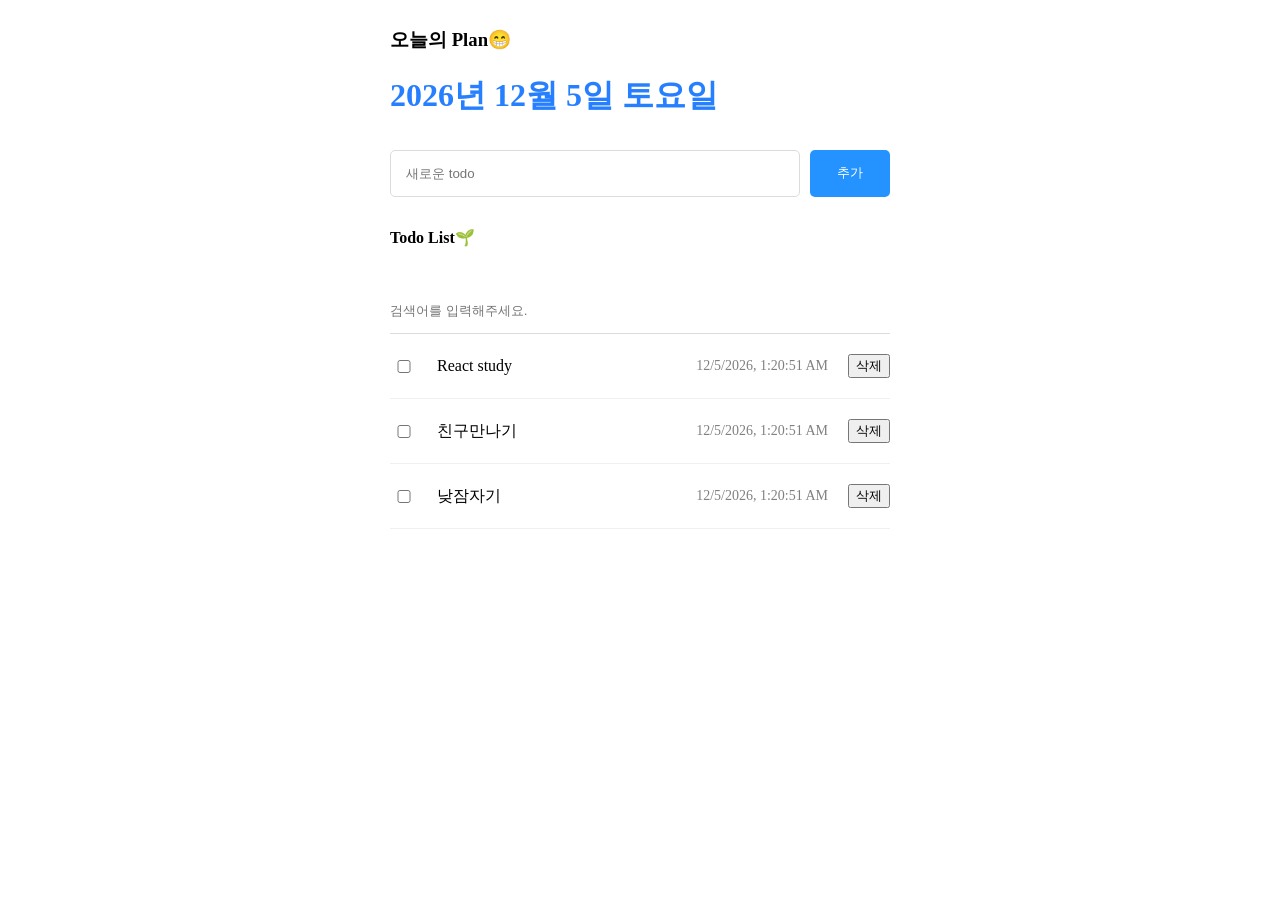
<file: todo_list/index.html>
<!doctype html>
<html lang="en">
  <head>
    <meta charset="UTF-8" />
    <meta name="viewport" content="width=device-width, initial-scale=1.0" />
    <title>Document</title>
    <link rel="stylesheet" href="./css/App.css" />
    <link rel="stylesheet" href="./css/Editor.css" />
    <link rel="stylesheet" href="./css/Header.css" />
    <link rel="stylesheet" href="./css/List.css" />
    <link rel="stylesheet" href="./css/TodoItem.css" />
  </head>
  <body>
    <div class="App">
      <div class="Header">
        <h3>오늘의 Plan😁</h3>
        <h1></h1>
      </div>
      <form>
        <div class="Editor">
          <input type="text" placeholder="새로운 todo" />
          <button>추가</button>
        </div>
      </form>
      <div class="List">
        <h4>Todo List🌱</h4>
        <input id="keyword" placeholder="검색어를 입력해주세요." />
        <div class="todos_wrapper">
          <div class="TodoItem">
            <input />
            <div class="content">친구랑 점심먹기</div>
            <div class="date">2026-10-02</div>
            <button onclick="">삭제</button>
          </div>
          <div class="TodoItem"></div>
          <div class="TodoItem"></div>
        </div>
      </div>
    </div>
    <script src="./js/TodoList.js"></script>
  </body>
</html>
</file>
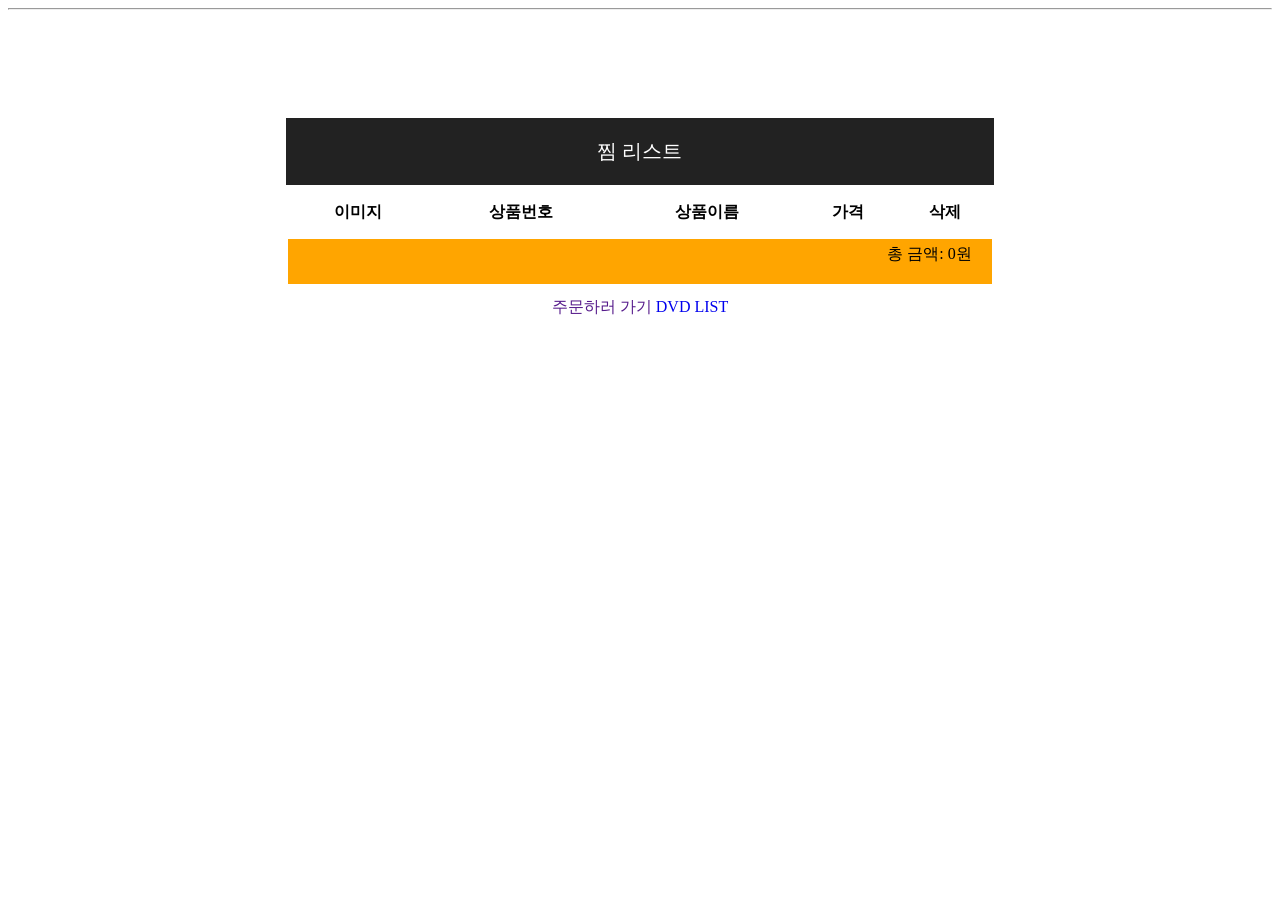
<file: movie_site/cartList.html>
<!doctype html>
<html>
  <head>
    <meta charset="utf-8" />
    <title>Insert title here</title>
    <link rel="stylesheet" type="text/css" href="css/basic.css" />
    <style type="text/css">
      .poster {
        width: 150px;
        height: 150px;
      }

      a {
        text-decoration: none;
      }
    </style>
    <script type="text/javascript" src="./js/cartList.js"></script>
  </head>
  <body>
    <hr />
    <article class="main">
      <section>
        <table width="80%" align="center">
          <caption class="caption">
            찜 리스트
          </caption>
          <thead>
            <tr>
              <th>이미지</th>
              <th>상품번호</th>
              <th>상품이름</th>
              <th>가격</th>
              <th>삭제</th>
            </tr>
          </thead>
          <tbody id="content">
            <!-- 찜목록 출력 -->
          </tbody>
        </table>
      </section>
      <section class="toalprice" id="price">
        <!-- 가격 -->
      </section>
      <section class="link">
        <table align="center">
          <tr>
            <td align="center">
              <a href="">주문하러 가기</a>
              <a href="index.html">DVD LIST</a>
            </td>
          </tr>
        </table>
      </section>
    </article>
  </body>
</html>
</file>
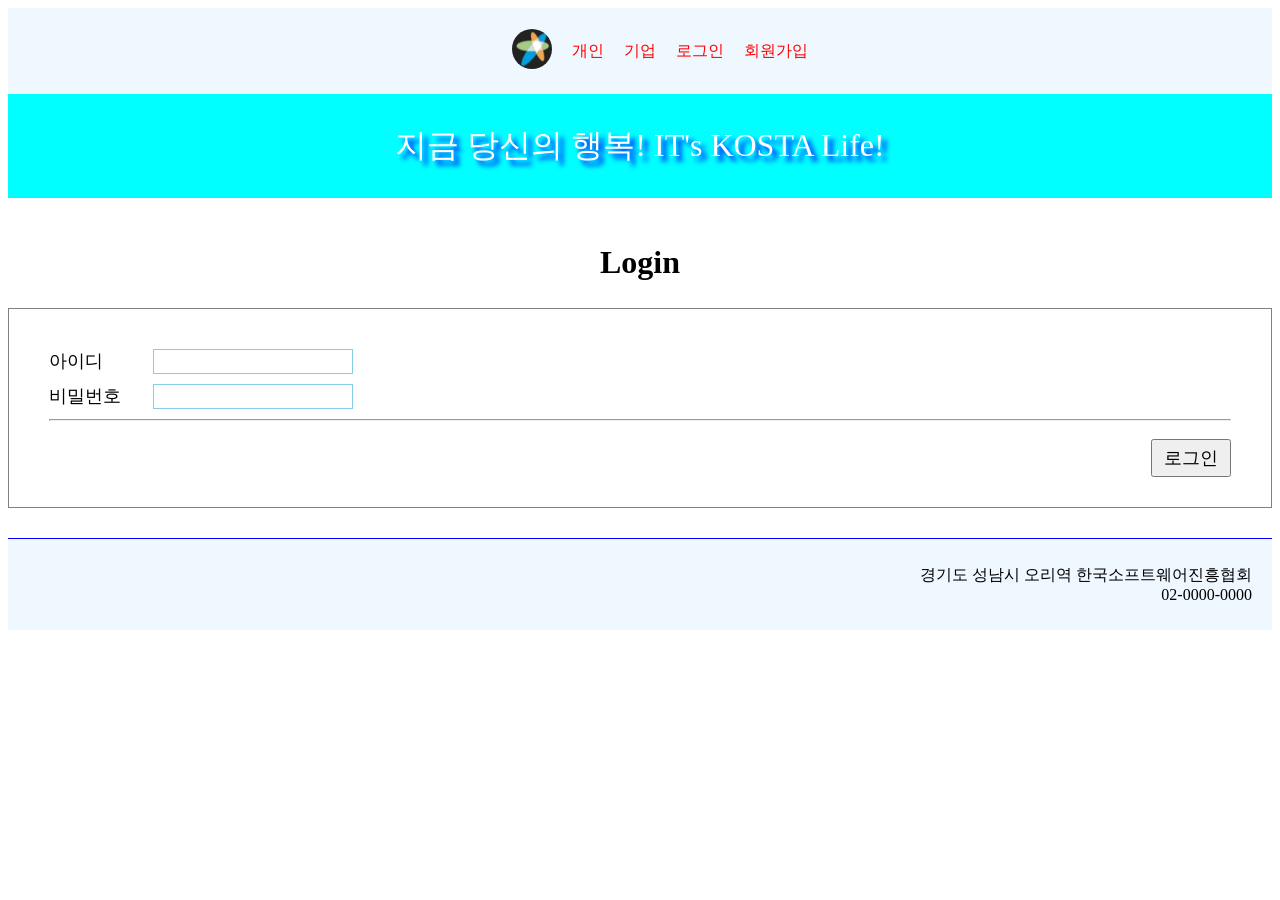
<file: WS03/login.html>
<!doctype html>
<html lang="en">
  <head>
    <meta charset="UTF-8" />
    <title>IT's KOSTA - login</title>
    <link rel="stylesheet" href="css/navbar.css" type="text/css" />
    <link rel="stylesheet" href="css/common.css" type="text/css" />
    <link rel="stylesheet" href="css/footer.css" type="text/css" />
    <style>
      main {
        padding: 20px 0px; /*상하 좌우*/
      }
      main h1 {
        text-align: center;
        padding: 5px;
      }

      main form {
        height: 200px;
        border: 1px solid gray;
        padding: 40px;
      }

      main .form-item {
        margin-bottom: 10px;
      }

      main .form-item label {
        display: inline-block;
        width: 100px;
        font-size: 18px;
      }

      main .form-item input {
        font-size: 18px;
        border: 1px skyblue solid;
        width: 200px;
      }

      main form button {
        float: right;
        width: 80px;
        font-size: 18px;
        padding: 5px;
        margin-top: 10px;
      }
    </style>
  </head>
  <body>
    <header>
      <nav>
        <!-- 5개의 메뉴생성 -->
        <ul>
          <li class="logo">
            <a href="index.html"
              ><img src="images/logo.jpg" alt="로고입니다."
            /></a>
          </li>
          <li><a href="./personal.html">개인</a></li>
          <li><a href="busines.html">기업</a></li>
          <li><a href="login.html">로그인</a></li>
          <li><a href="register.html">회원가입</a></li>
        </ul>
      </nav>
    </header>

    <div id="banner">지금 당신의 행복! IT's KOSTA Life!</div>

    <main>
      <h1>Login</h1>
      <form action="index2.html" method="post">
        <div class="form-item">
          <label for="id">아이디</label>
          <input type="text" id="id" name="id" />
        </div>
        <div class="form-item">
          <label for="password">비밀번호</label>
          <input type="password" id="password" name="password" />
        </div>
        <hr />
        <button id="login">로그인</button>
      </form>
    </main>

    <!-- footer-->
    <footer>
      <ul>
        <li>경기도 성남시 오리역 한국소프트웨어진흥협회</li>
        <li>02-0000-0000</li>
      </ul>
    </footer>
    <script src="./js/login.js"></script>
  </body>
</html>
</file>
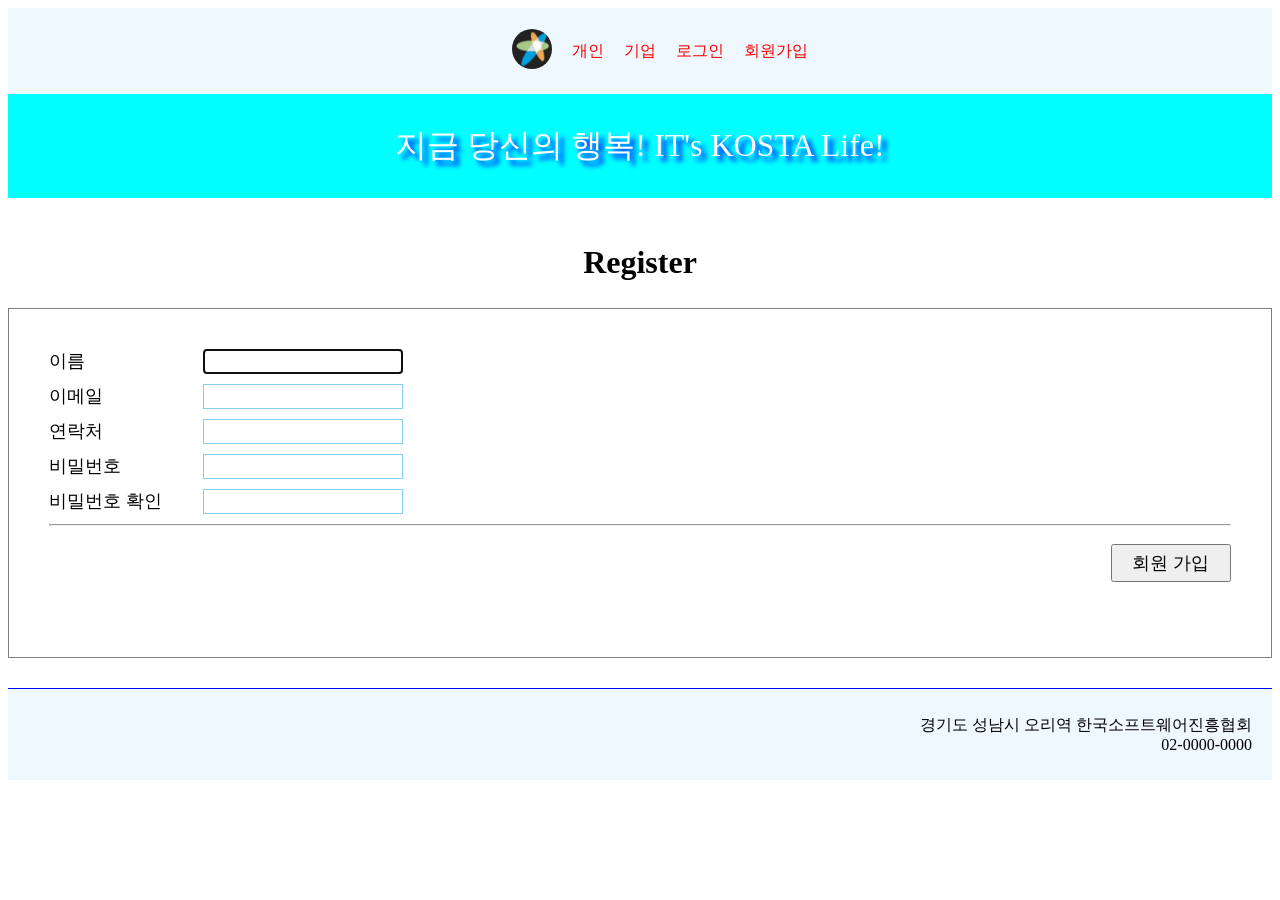
<file: WS03/register.html>
<!doctype html>
<html lang="en">
  <head>
    <meta charset="UTF-8" />
    <link rel="stylesheet" href="css/navbar.css" type="text/css" />
    <link rel="stylesheet" href="css/common.css" type="text/css" />
    <link rel="stylesheet" href="css/footer.css" type="text/css" />
    <title>IT's KOSTA - register</title>
    <style>
      main {
        padding: 20px 0px; /*상하 좌우*/
      }
      main h1 {
        text-align: center;
        padding: 5px;
      }

      main form {
        height: 350px;
        border: 1px solid gray;
        padding: 40px;
      }

      main .form-item {
        margin-bottom: 10px;
      }

      main .form-item label {
        display: inline-block;
        width: 150px;
        font-size: 18px;
      }

      main .form-item input {
        font-size: 18px;
        border: 1px skyblue solid;
        width: 200px;
      }

      main form button {
        float: right;
        width: 120px;
        font-size: 18px;
        padding: 5px;
        margin-top: 10px;
      }
    </style>
  </head>
  <body>
    <header>
      <nav>
        <!-- 5개의 메뉴생성 -->
        <ul>
          <li class="logo">
            <a href="index.html"
              ><img src="images/logo.jpg" alt="로고입니다."
            /></a>
          </li>
          <li><a href="./personal.html">개인</a></li>
          <li><a href="busines.html">기업</a></li>
          <li><a href="login.html">로그인</a></li>
          <li><a href="register.html">회원가입</a></li>
        </ul>
      </nav>
    </header>

    <div id="banner">지금 당신의 행복! IT's KOSTA Life!</div>

    <main>
      <h1>Register</h1>
      <form action="" method="post" novalidate="novalidate">
        <div class="form-item">
          <label for="name">이름</label>
          <input
            type="text"
            id="name"
            name="name"
            required="required"
            autofocus
          />
        </div>

        <div class="form-item">
          <label for="email">이메일</label>
          <input type="email" id="email" name="email" required />
        </div>

        <div class="form-item">
          <label for="phone">연락처</label>
          <input type="text" id="phone" name="phone" />
        </div>

        <div class="form-item">
          <label for="password">비밀번호</label>
          <input type="password" id="password" name="password" />
        </div>

        <div class="form-item">
          <label for="password2">비밀번호 확인</label>
          <input type="password" id="password2" name="password2" />
        </div>

        <hr />
        <button type="button" id="regist">회원 가입</button>
      </form>
    </main>

    <footer>
      <ul>
        <li>경기도 성남시 오리역 한국소프트웨어진흥협회</li>
        <li>02-0000-0000</li>
      </ul>
    </footer>
    <script src="./js/register.js"></script>
  </body>
</html>
</file>
<file: css/style.css>
@font-face {
  font-family:Noto Sans KR;
  src:url('../assets/fonts/NotoSansKR-Regular-web.ttf?v=20261118-kbeauty') format('truetype');
  font-weight:100 500;
  font-display:swap
}

@font-face {
  font-family:Noto Sans KR;
  src:url('../assets/fonts/NotoSansKR-Bold-web.ttf?v=20261118-kbeauty') format('truetype');
  font-weight:600 900;
  font-display:swap
}

:root {
  --ink:#142846;
  --muted:#53637b;
  --accent:#315d9f;
  --mint:#c4d9f4;
  --paper:#fbfcfe;
  --tint:#f0f4fa;
  --line:#d7e0ee;
  --white:#fff;
  --font:'Noto Sans KR',sans-serif;
  --body:15px;
  --small:13px;
  --radius:12px;
  --space:104px
}

* {
  box-sizing:border-box
}

html {
  scroll-behavior:smooth;
  scroll-padding-top:100px
}

body {
  margin:0;
  background:var(--paper);
  color:var(--ink);
  font-family:var(--font);
  font-size:var(--body);
  line-height:1.8;
  word-break:keep-all;
  overflow-wrap:break-word
}

h1,h2,h3,h4,p {
  margin:0
}

h1,h2,h3,h4 {
  font-weight:700;
  line-height:1.4;
  letter-spacing:-.04em
}

a {
  color:inherit;
  text-decoration:none
}

img {
  display:block;
  max-width:100%
}

button,a,summary {
  -webkit-tap-highlight-color:transparent
}

a:focus-visible,summary:focus-visible {
  outline:3px solid var(--accent);
  outline-offset:5px
}

::selection {
  background:var(--mint);
  color:var(--ink)
}

.container {
  width:min(1160px,calc(100% - 80px));
  margin-inline:auto
}

.sr-only {
  position:absolute;
  width:1px;
  height:1px;
  padding:0;
  overflow:hidden;
  clip:rect(0,0,0,0);
  white-space:nowrap;
  border:0
}

.skip-link {
  position:fixed;
  top:12px;
  left:12px;
  z-index:100;
  padding:12px 20px;
  background:var(--white);
  transform:translateY(-180%)
}

.skip-link:focus {
  transform:none
}

.site-header {
  position:sticky;
  top:0;
  z-index:20;
  background:rgba(251,252,254,.97);
  border-bottom:1px solid var(--line);
  backdrop-filter:blur(16px)
}

.header-inner {
  height:80px;
  display:flex;
  align-items:center;
  justify-content:space-between;
  gap:24px
}

.wordmark {
  font-size:28px;
  font-weight:800;
  letter-spacing:-.08em;
  line-height:1
}

.wordmark span {
  color:var(--accent)
}

nav {
  display:flex;
  gap:32px
}

nav a,.header-github {
  font-size:13px;
  font-weight:600
}

nav a {
  color:var(--muted);
  position:relative
}

nav a:hover,nav a[aria-current] {
  color:var(--accent)
}

nav a[aria-current]:after {
  content:'';
  position:absolute;
  height:2px;
  bottom:-8px;
  left:0;
  right:0;
  background:var(--accent)
}

.header-github {
  display:flex;
  gap:16px;
  align-items:center
}

.eyebrow {
  font-size:11px;
  font-weight:600;
  letter-spacing:.11em;
  line-height:1.7;
  color:var(--accent)
}

.hero {
  background:var(--ink);
  color:var(--paper);
  padding-top:88px
}

.hero-grid {
  display:grid;
  grid-template-columns:1.5fr 1fr;
  gap:72px;
  align-items:center;
  padding-bottom:74px
}

.hero .eyebrow {
  color:var(--mint)
}

.status-dot {
  display:inline-block;
  width:7px;
  height:7px;
  border-radius:50%;
  background:var(--mint);
  margin-right:10px;
  vertical-align:middle
}

.hero h1 {
  font-size:clamp(38px,4.8vw,62px);
  line-height:1.32;
  letter-spacing:-.055em;
  margin-top:26px
}

.hero h1>span {
  color:var(--mint)
}

.hero-description {
  font-size:16px;
  color:#c2cee0;
  margin-top:28px;
  line-height:1.9
}

.actions {
  display:flex;
  flex-wrap:wrap;
  gap:12px;
  margin-top:34px
}

.button {
  min-height:48px;
  display:inline-flex;
  align-items:center;
  justify-content:center;
  gap:24px;
  padding:12px 20px;
  border-radius:6px;
  font-size:13px;
  font-weight:600;
  transition:background .2s,transform .2s
}

.button:hover {
  transform:translateY(-2px)
}

.button-primary {
  background:var(--mint);
  color:var(--ink)
}

.button-primary:hover {
  background:#dce9fc
}

.button-quiet {
  color:#e1e9f5;
  border:1px solid #486286
}

.button-quiet:hover {
  background:#223b60
}

.hero-aside {
  border:1px solid #3b5477;
  padding:30px;
  border-radius:var(--radius);
  background:#1b304f
}

.hero-aside>.eyebrow {
  font-size:10px;
  letter-spacing:.13em
}

.process-list {
  list-style:none;
  padding:0;
  margin:32px 0
}

.process-list li {
  display:flex;
  gap:20px;
  align-items:flex-start;
  padding:22px 0;
  border-bottom:1px solid #334e73
}

.process-list li:first-child {
  padding-top:0
}

.process-list li:last-child {
  border-bottom:0;
  padding-bottom:0
}

.process-number {
  font-size:11px;
  color:var(--mint);
  padding-top:4px
}

.process-list h2 {
  font-size:18px;
  font-weight:600;
  letter-spacing:-.035em
}

.process-list p {
  font-size:12px;
  color:#b9c9df;
  margin-top:6px
}

.aside-footer {
  display:flex;
  align-items:center;
  justify-content:space-between;
  border-top:1px solid #334e73;
  padding-top:18px;
  font-size:9px;
  letter-spacing:.06em;
  color:#b9c9df
}

.aside-footer>span:last-child {
  font-size:22px;
  color:var(--mint)
}

.hero-foot {
  display:flex;
  justify-content:space-between;
  border-top:1px solid #334e73;
  padding-block:20px;
  color:#b9c9df;
  font-size:10px;
  letter-spacing:.08em
}

.section {
  padding:var(--space) 0
}

.section-tinted {
  background:var(--tint)
}

.section-heading {
  display:flex;
  align-items:flex-end;
  justify-content:space-between;
  gap:32px;
  margin-bottom:40px
}

.section h2,.about-copy h2 {
  font-size:clamp(28px,3vw,38px);
  margin-top:14px;
  line-height:1.42
}

.section-heading>p {
  font-size:13px;
  color:var(--muted);
  max-width:330px;
  padding-bottom:3px
}

.project-grid {
  display:grid;
  grid-template-columns:repeat(3,minmax(0,1fr));
  gap:22px;
  align-items:start
}

.project-card {
  border:1px solid var(--line);
  border-radius:var(--radius);
  overflow:hidden;
  background:var(--white)
}

.project-visual {
  padding:22px;
  aspect-ratio:1.47;
  display:flex;
  flex-direction:column;
  justify-content:space-between;
  background:var(--ink);
  color:var(--mint)
}

.visual-top {
  font-size:9px;
  letter-spacing:.08em;
  display:flex;
  justify-content:space-between
}

.visual-top>span:last-child {
  font-size:22px;
  line-height:1
}

.visual-diagram {
  display:flex;
  align-items:center;
  flex-direction:column;
  gap:7px;
  margin:14px 0
}

.visual-diagram span {
  display:block;
  text-align:center;
  font-size:13px;
  letter-spacing:-.02em;
  border:1px solid #56739d;
  padding:7px 16px;
  min-width:165px;
  border-radius:5px
}

.visual-diagram span:last-child {
  background:var(--mint);
  color:var(--ink);
  border-color:var(--mint);
  font-weight:600
}

.visual-bottom {
  font-size:9px;
  letter-spacing:.08em
}

.visual-backend {
  background:#e9eff8;
  color:var(--ink)
}

.visual-backend .visual-diagram span {
  border-color:#b9c9df
}

.visual-backend .visual-diagram span:last-child {
  background:var(--ink);
  color:var(--mint)
}

.visual-steel {
  background:#e6edf7;
  color:var(--ink)
}

.visual-steel .visual-diagram span {
  border-color:#bdcbe0
}

.visual-steel .visual-diagram span:last-child {
  background:#375b8d;
  color:white;
  border-color:#375b8d
}

.project-body {
  padding:25px 24px 22px
}

.project-body>.eyebrow {
  font-size:9px;
  letter-spacing:.07em
}

.project-card :is(h3,h4) {
  font-size:21px;
  line-height:1.5;
  margin-top:12px;
  min-height:3em
}

.project-description {
  font-size:13px;
  color:var(--muted);
  margin-top:14px;
  min-height:7.2em
}

.role {
  font-size:12px;
  border-top:1px solid var(--line);
  padding-top:16px;
  margin-top:18px;
  min-height:70px
}

.role>span {
  display:block;
  font-size:9px;
  letter-spacing:.1em;
  font-weight:600;
  color:var(--accent);
  margin-bottom:5px
}

.tags {
  display:flex;
  flex-wrap:wrap;
  gap:6px;
  list-style:none;
  margin:17px 0 0;
  padding:0
}

.tags li {
  font-size:10px;
  line-height:1.6;
  padding:4px 8px;
  background:var(--tint);
  color:var(--muted);
  border:1px solid #e0e7f1;
  border-radius:4px
}

.project-body>.tags {
  min-height:60px;
  align-content:flex-start
}

.project-detail {
  border-top:1px solid var(--line);
  margin-top:18px
}

.project-detail summary {
  cursor:pointer;
  list-style:none;
  display:flex;
  justify-content:space-between;
  align-items:center;
  font-size:12px;
  font-weight:600;
  padding:15px 0
}

.project-detail summary::-webkit-details-marker {
  display:none
}

.project-detail[open] summary>span {
  transform:rotate(45deg)
}

.project-detail dl {
  margin:0
}

.project-detail dl>div {
  margin-bottom:12px
}

.project-detail dt {
  font-size:11px;
  font-weight:700;
  color:var(--accent)
}

.project-detail dd {
  margin:3px 0 0;
  font-size:12px;
  color:var(--muted)
}

.note {
  font-size:11px;
  line-height:1.8;
  background:var(--tint);
  padding:12px;
  border-radius:5px;
  color:var(--muted);
  margin-block:16px
}

.project-link {
  display:flex;
  align-items:center;
  justify-content:space-between;
  font-size:12px;
  font-weight:600;
  padding-top:15px;
  border-top:1px solid var(--line)
}

.project-link:hover,.text-link:hover {
  color:var(--accent)
}

.approach-grid {
  display:grid;
  grid-template-columns:repeat(3,minmax(0,1fr));
  gap:32px
}

.approach-card {
  border-top:1px solid #c0cde1;
  padding-top:22px
}

.index {
  font-size:12px;
  color:var(--accent);
  font-weight:600
}

.approach-card h3 {
  font-size:20px;
  margin-top:26px
}

.approach-card>p {
  font-size:14px;
  color:var(--muted);
  margin-top:16px
}

.approach-card>.evidence {
  font-size:11px;
  margin-top:22px;
  color:var(--accent)
}

.case-strip {
  display:flex;
  justify-content:space-between;
  align-items:center;
  gap:30px;
  background:var(--white);
  border:1px solid var(--line);
  padding:28px 32px;
  border-radius:var(--radius);
  margin-top:42px
}

.case-strip h3 {
  font-size:19px;
  margin-top:8px
}

.case-strip p:not(.eyebrow) {
  font-size:13px;
  color:var(--muted);
  margin-top:8px
}

.text-link {
  display:inline-block;
  font-size:12px;
  font-weight:600
}

.case-strip .text-link {
  white-space:nowrap
}

.toolkit-grid {
  display:grid;
  grid-template-columns:repeat(3,minmax(0,1fr));
  gap:22px
}

.tool-card {
  padding:28px;
  border:1px solid var(--line);
  border-radius:var(--radius);
  background:var(--white);
  display:flex;
  flex-direction:column;
  align-items:flex-start
}

.tool-card .eyebrow {
  font-size:10px
}

.tool-card h3 {
  font-size:21px;
  margin-top:14px
}

.tool-card>p:not(.eyebrow) {
  font-size:13px;
  color:var(--muted);
  margin-top:14px
}

.tool-card .tags {
  margin-bottom:24px
}

.tool-card .text-link {
  margin-top:auto
}

.about-grid {
  display:grid;
  grid-template-columns:1fr 1.25fr;
  gap:120px
}

.about-copy>p:not(.eyebrow) {
  font-size:14px;
  color:var(--muted);
  margin-top:22px
}

.about-copy .text-link {
  margin-top:28px
}

.history h3 {
  font-size:15px
}

.history ol {
  list-style:none;
  padding:0;
  margin:14px 0 30px
}

.history ol:last-child {
  margin-bottom:0
}

.history li {
  display:flex;
  justify-content:space-between;
  gap:24px;
  border-top:1px solid #d2ddeb;
  padding:17px 0
}

.history h4 {
  font-size:14px;
  font-weight:600;
  letter-spacing:-.025em
}

.history li p {
  font-size:12px;
  color:var(--muted);
  margin-top:4px
}

.history li>span {
  font-size:11px;
  color:var(--muted);
  text-align:right;
  white-space:nowrap;
  padding-top:2px
}

.research-link {
  display:flex;
  justify-content:space-between;
  gap:24px;
  align-items:center;
  border:1px solid var(--line);
  border-radius:var(--radius);
  padding:24px 28px;
  background:var(--white);
  margin-bottom:28px
}

.research-link h3 {
  font-size:19px;
  margin-top:7px
}

.research-link p {
  font-size:12px;
  color:var(--muted);
  margin-top:8px
}

.research-link>span {
  font-size:25px;
  color:var(--accent)
}

.research-link:hover {
  border-color:var(--accent)
}

.research-link .eyebrow {
  font-size:10px
}

.web-grid {
  display:grid;
  grid-template-columns:repeat(4,minmax(0,1fr));
  gap:20px
}

.web-card {
  border:1px solid var(--line);
  border-radius:var(--radius);
  overflow:hidden;
  background:white;
  transition:transform .2s
}

.web-card:hover {
  transform:translateY(-4px)
}

.web-card img {
  width:100%;
  height:auto;
  aspect-ratio:1.6;
  object-fit:cover;
  object-position:top;
  border-bottom:1px solid var(--line)
}

.web-card>div {
  padding:19px
}

.web-card :is(h3,h4) {
  font-size:15px;
  display:flex;
  justify-content:space-between
}

.web-card p {
  font-size:12px;
  color:var(--muted);
  margin-top:7px
}

.web-tech {
  font-size:9px;
  color:var(--muted);
  display:block;
  margin-top:16px
}

.site-footer {
  padding:64px 0 24px;
  background:var(--ink);
  color:var(--paper)
}

.site-footer .eyebrow {
  color:var(--mint)
}

.footer-greeting {
  margin-bottom:28px;
  font-size:16px;
  line-height:1.8;
  color:#c2cee0
}

.footer-main {
  display:flex;
  align-items:center;
  justify-content:space-between;
  gap:32px;
  margin-top:18px
}

.footer-main h2 {
  font-size:clamp(26px,3.2vw,40px);
  line-height:1.5
}

.footer-contact {
  flex:0 0 360px;
  padding:26px;
  border:1px solid #486286;
  border-radius:var(--radius);
  background:#1b304f;
  font-style:normal
}

.contact-card-heading {
  display:flex;
  align-items:center;
  gap:14px
}

.contact-icon {
  display:grid;
  place-items:center;
  width:46px;
  height:46px;
  border:1px solid #56739d;
  border-radius:10px;
  color:var(--mint)
}

.contact-icon svg {
  width:25px;
  height:25px
}

.contact-label {
  font-size:15px;
  font-weight:600;
  color:var(--mint)
}

.contact-caption {
  margin-top:2px;
  font-size:12px;
  color:#b9c9df
}

.contact-email {
  display:block;
  width:fit-content;
  margin-top:20px;
  font-size:22px;
  font-weight:600;
  letter-spacing:-.025em;
  line-height:1.6
}

.contact-email:hover {
  color:var(--mint);
  text-decoration:underline;
  text-underline-offset:5px
}

.footer-contact .contact-action {
  display:flex;
  justify-content:space-between;
  width:100%;
  margin-top:20px
}

.footer-bottom {
  border-top:1px solid #334e73;
  margin-top:56px;
  padding-top:20px;
  display:flex;
  justify-content:space-between;
  color:#b9c9df;
  font-size:10px;
  letter-spacing:.03em
}

@media(min-width:1000px) {
  .project-body>.project-description {
    min-height:7.2em
  }

  .project-body>.role {
    min-height:83px
  }

}

@media(max-width:1000px) {
  :root {
    --space:80px
  }

  .container {
    width:calc(100% - 56px)
  }

  .hero-grid {
    gap:32px;
    grid-template-columns:1.25fr 1fr
  }

  .hero h1 {
    font-size:44px
  }

  .hero-aside {
    padding:24px
  }

  .hero-description {
    font-size:14px
  }

  .desktop-break {
    display:none
  }

  .project-grid {
    gap:16px
  }

  .project-body {
    padding:22px 18px
  }

  .project-card :is(h3,h4) {
    font-size:19px
  }

  .project-visual {
    padding:18px
  }

  .visual-diagram span {
    min-width:145px;
    font-size:11px
  }

  .project-description {
    min-height:9em
  }

  .about-grid {
    gap:56px
  }

  .web-grid {
    grid-template-columns:repeat(2,minmax(0,1fr))
  }

  .approach-grid {
    gap:24px
  }

  .tool-card {
    padding:23px
  }

}

@media(max-width:760px) {
  :root {
    --space:64px
  }

  .container {
    width:calc(100% - 40px)
  }

  .header-inner {
    height:68px;
    gap:16px
  }

  .wordmark {
    font-size:25px
  }

  nav {
    gap:17px
  }

  nav a {
    font-size:11px
  }

  .header-github {
    font-size:11px;
    gap:5px
  }

  .hero {
    padding-top:54px
  }

  .hero-grid {
    grid-template-columns:1fr;
    padding-bottom:38px;
    gap:38px
  }

  .hero h1 {
    font-size:clamp(35px,7.7vw,54px);
    margin-top:21px
  }

  .hero-description {
    font-size:14px;
    margin-top:22px
  }

  .actions {
    margin-top:26px
  }

  .hero-aside {
    padding:24px
  }

  .process-list {
    display:grid;
    grid-template-columns:repeat(3,minmax(0,1fr));
    gap:20px;
    margin:22px 0
  }

  .process-list li {
    display:block;
    padding:0;
    border:0
  }

  .process-list h2 {
    font-size:15px;
    margin-top:10px
  }

  .process-list p {
    font-size:11px
  }

  .hero-foot {
    font-size:9px
  }

  .section-heading {
    display:block;
    margin-bottom:30px
  }

  .section-heading>p {
    margin-top:17px;
    font-size:13px
  }

  .section h2 {
    font-size:29px
  }

  .project-grid {
    grid-template-columns:1fr;
    gap:26px
  }

  .project-visual {
    aspect-ratio:2.1;
    padding:24px
  }

  .visual-diagram {
    flex-direction:row;
    gap:8px;
    justify-content:center;
    margin:20px 0
  }

  .visual-diagram span {
    min-width:0;
    flex:1;
    padding:12px 7px;
    font-size:11px
  }

  .project-body {
    padding:25px
  }

  .project-card :is(h3,h4) {
    min-height:0;
    font-size:23px
  }

  .project-description {
    min-height:0;
    font-size:14px
  }

  .role {
    min-height:0
  }

  .project-body>.tags {
    min-height:0
  }

  .project-detail summary,.project-link {
    font-size:13px
  }

  .approach-grid,.toolkit-grid {
    grid-template-columns:1fr;
    gap:28px
  }

  .approach-card h3 {
    margin-top:14px
  }

  .approach-card>p {
    margin-top:12px
  }

  .approach-card>.evidence {
    margin-top:14px
  }

  .case-strip {
    display:block;
    padding:25px;
    margin-top:32px
  }

  .case-strip .text-link {
    margin-top:20px
  }

  .about-grid {
    grid-template-columns:1fr;
    gap:38px
  }

  .about-copy {
    max-width:500px
  }

  .research-link {
    padding:22px;
    gap:16px
  }

  .research-link h3 {
    font-size:17px
  }

  .web-grid {
    gap:16px
  }

  .web-card>div {
    padding:16px
  }

  .web-card :is(h3,h4) {
    font-size:14px
  }

  .web-card p {
    font-size:11px
  }

  .footer-main {
    display:block
  }

  .footer-contact {
    margin-top:28px;
    padding:24px
  }

  .contact-email {
    font-size:21px
  }

  .footer-bottom {
    margin-top:38px
  }

  .tool-card {
    padding:26px
  }

  .tool-card .tags {
    margin-bottom:22px
  }

}

@media(max-width:390px) {
  nav {
    gap:12px
  }

  .header-github {
    font-size:10px
  }

  .container {
    width:calc(100% - 32px)
  }

  .hero h1 {
    font-size:34px
  }

  .hero .eyebrow {
    font-size:9px
  }

  .button {
    font-size:12px;
    padding:12px 15px;
    gap:14px
  }

  .hero-aside {
    padding:20px
  }

  .process-list {
    gap:12px
  }

  .process-list h2 {
    font-size:13px
  }

  .visual-diagram span {
    font-size:10px
  }

  .history li {
    gap:12px
  }

  .history li>span {
    font-size:10px
  }

  .history h4 {
    font-size:13px
  }

}

@media(prefers-reduced-motion:reduce) {
  html {
    scroll-behavior:auto
  }

  *,*:before,*:after {
    transition:none!important;
    animation:none!important
  }

}

@media print {
  .site-header,.actions,.hero-aside,.hero-foot,.site-footer .button {
    display:none
  }

  .hero {
    padding:28px 0
  }

  .hero-grid {
    display:block;
    padding:0
  }

  .hero h1 {
    font-size:32px
  }

  .section {
    padding:30px 0
  }

  .project-grid {
    grid-template-columns:repeat(3,1fr)
  }

  .project-visual {
    display:none
  }

  .container {
    width:100%
  }

  .project-card,.tool-card,.approach-card {
    break-inside:avoid
  }

  .hero,.site-footer {
    -webkit-print-color-adjust:exact;
    print-color-adjust:exact
  }

}

/* Project categories are visible together inside the home page. */
.project-library { display: grid; gap: 32px; }
.project-field { padding: 32px; border: 1px solid var(--line); border-radius: 16px; background: var(--tint); scroll-margin-top: 20px; }
.category-heading { display: flex; justify-content: space-between; align-items: flex-end; gap: 28px; margin-bottom: 28px; }
.category-heading h3 { display: flex; align-items: center; gap: 14px; font-size: 27px; margin-top: 10px; }
.category-count { font-size: 12px; color: var(--accent); background: var(--white); border: 1px solid var(--line); padding: 3px 9px; border-radius: 5px; letter-spacing: 0; font-weight: 500; }
.category-heading > p { color: var(--muted); font-size: 13px; max-width: 320px; }
.project-library .project-grid { align-items: stretch; }
.project-library .project-card { display: flex; flex-direction: column; }
.project-library .project-body { display: flex; flex-direction: column; flex: 1; }
.project-library .project-detail { margin-top: auto; }
.project-library .project-body > .tags { margin-bottom: 18px; }
.project-library .project-detail .text-link { margin-bottom: 16px; }
.one-project { grid-template-columns: 1fr; }
.project-library .one-project .project-card { display: grid; grid-template-columns: .85fr 1.15fr; }
.one-project .project-visual { aspect-ratio: auto; padding: 28px; }
.one-project .project-body { padding: 28px; }
.one-project .project-card :is(h3,h4),.one-project .project-description,.one-project .role,.one-project .project-body > .tags { min-height: 0; }
.one-project .project-description { margin-bottom: 6px; }
.one-project .visual-diagram { gap: 14px; }
.one-project .visual-diagram span { min-width: 200px; font-size: 15px; padding: 13px 18px; }
@media(max-width:1000px) {
 .project-field { padding: 24px; }
 .project-library .project-grid:not(.one-project) { grid-template-columns: repeat(2,minmax(0,1fr)); }
}
@media(max-width:760px) {
 .project-library { gap: 24px; }
 .project-field { padding: 20px; border-radius: 12px; }
 .category-heading { display: block; margin-bottom: 24px; }
 .category-heading h3 { font-size: 24px; }
 .category-heading > p { margin-top: 13px; font-size: 12px; }
 .project-library .project-grid:not(.one-project) { grid-template-columns: 1fr; }
 .project-library .one-project .project-card { display: flex; }
 .one-project .project-visual { aspect-ratio: 2.1; padding: 20px; }
 .one-project .project-body { padding: 22px; }
 .one-project .visual-diagram { gap: 7px; }
 .one-project .visual-diagram span { min-width: 0; font-size: 10px; padding: 10px 6px; }
 .project-library .project-visual { padding: 18px; }
 .project-library .visual-diagram { gap: 6px; }
 .project-library .visual-diagram span { padding: 10px 5px; font-size: 10px; }
 .project-library .project-body { padding: 22px 18px; }
 .project-library .project-card :is(h3,h4) { font-size: 21px; }
 .project-library .web-grid { grid-template-columns: 1fr; }
}

/* The backend field now contains two projects. */
.project-library .backend-project-grid {
  grid-template-columns:repeat(2,minmax(0,1fr));
}
@media(max-width:760px) {
  .project-library .backend-project-grid {
    grid-template-columns:1fr;
  }
}

/* Navy imagery stays decorative; all copy and links remain real HTML. */
.hero { position:relative; isolation:isolate; overflow:hidden; background:#0f1d35; }
.hero::before { content:""; position:absolute; inset:0; z-index:-2; pointer-events:none; background:url('../assets/hero-navy.webp') center/cover no-repeat; }
.hero::after { content:""; position:absolute; inset:0; z-index:-1; pointer-events:none; background:linear-gradient(90deg,rgba(15,29,53,.9) 0%,rgba(15,29,53,.72) 46%,rgba(15,29,53,.35) 100%); }
.hero-aside { background:rgba(22,43,74,.78); border-color:rgba(153,182,223,.28); backdrop-filter:blur(14px); }
.project-preview { display:block; overflow:hidden; }
.project-preview .project-visual { height:100%; transition:filter .2s ease; }
.project-preview:hover .project-visual { filter:brightness(1.06); }
.project-preview:focus-visible { outline:3px solid var(--accent); outline-offset:-4px; }
@media(max-width:760px) {
 .hero::before { background-position:65% center; }
 .hero::after { background:linear-gradient(180deg,rgba(15,29,53,.82),rgba(15,29,53,.67)); }
}

/* Four AI projects form two equal rows, matching the backend card scale. */
.project-library .ai-project-grid { grid-template-columns:repeat(2,minmax(0,1fr)); }
@media(max-width:760px) {
 .project-library .ai-project-grid { grid-template-columns:1fr; }
}
</file>
<file: todo_list/css/App.css>
.App {
  display: flex;
  flex-direction: column;
  width: 500px;
  gap: 10px;
  margin: 0 auto;
}
</file>
<file: todo_list/css/Editor.css>
.Editor {
  display: flex;
  gap: 10px;
}

.Editor > input {
  flex: 1;
  padding: 15px;
  border: 1px solid rgb(220, 220, 220);
  border-radius: 5px;
}

.Editor > button {
  cursor: pointer;
  width: 80px;
  border: none;
  color: white;
  background-color: rgb(37, 147, 255);
  border-radius: 5px;
}
</file>
<file: todo_list/css/Header.css>
.Header > h1 {
  color: rgb(37, 127, 255);
}
</file>
<file: todo_list/css/List.css>
.List {
  display: flex;
  flex-direction: column;
  gap: 20px;
}

.List > input {
  width: 100%;
  border: none;
  border-bottom: 1px solid rgb(220, 220, 220);
  padding: 15px 0px;
}

.List > input:focus {
  outline: none;
  border-bottom: 1px solid rgb(37, 147, 255);
}

.List > .todos_wrapper {
  display: flex;
  flex-direction: column;
  gap: 20px;
}
</file>
<file: todo_list/css/TodoItem.css>
.TodoItem {
  display: flex;
  align-items: center;
  gap: 20px;
  padding-bottom: 20px;
  border-bottom: 1px solid rgb(240, 240, 240);
}

.TodoItem > input {
  width: 20px;
}

.TodoItem > .content {
  flex: 1;
}

.TodoItem > .date {
  font-size: 14px;
  color: gray;
}

.TodoItem > .button {
  cursor: pointer;
  color: gray;
  font-size: 14px;
  border: none;
  border-radius: 5px;
  padding: 5px;
}
</file>
<file: movie_site/css/basic.css>
@CHARSET "EUC-KR";
.top {position: relative;  top: 50px;  right:30px; }
.main{position: relative;  top: 100px; width: 70%; margin: 0 auto;  }
.bottom{
	position: relative;  
	top: 10px;
	width:200px;
	margin: 0 auto; 
	
	}
.link{position: relative;  top: 10px; width: 70%; margin: 0 auto; }
.caption{  background-color:#222;
		   vertical-align: middle;   
		   text-align: center; 
		   padding: 20px;
		   font-size: 20px;
		   color: #fff;
		   }
.toalprice{  
	       background-color:orange;  
	       height:35px;  
	       vertical-align: middle;   
	       text-align: right;  
	       padding: 5px 20px;
	       width:75%;
	       margin: 0 auto;
	       }
thead tr {
	height: 50px;
	margin: 10px;
}

.orderviewbox{	position: absolute;  top: 150px;
   			width: 70%;	height: 300px;  
   			vertical-align: middle;    }
.orderview{border: 1px  solid  orange;	width: 350px;  height: 100px;  text-align: center; vertical-align: middle;   }
</file>
<file: WS03/css/navbar.css>
header nav ul li a{
    text-decoration: none;
}

/* 한번도 방문한적이 없는경우*/
 header nav ul li a:link{
   color: red;
}

/* 방문한적이 있는 경우 - 보안상 color만 가능*/
 header nav ul li a:visited{
  color: green;
}
/*마우스 올렸을 때*/
 header nav ul li a:hover{
   color: blueviolet; 
   text-decoration: underline;
}

/*메뉴를 가로 방향 */
nav ul {
  display:flex;  
  justify-content: center;
  align-items: center;
}

nav ul li{
    list-style-type: none;
    margin:0px 10px ; /*상하    좌우*/
}

nav ul li a img{
    width: 40px; height: 40px;
    border-radius: 20px;
}

nav{
    background-color:aliceblue;
     padding: 5px;
}
</file>
<file: WS03/css/common.css>
#banner{
    background-color: aqua;
    color: white;
    font-size: xx-large;
    text-align: center;
    padding: 30px;
    text-shadow: 5px 5px 5px blue;
}
/* width, height 설정할 때 padding, border 의 크기를
  width, height의 크기를 유지하면서  width, height 내에  
  padding, border 가 설정된다*/
*{
    box-sizing: border-box;
}
</file>
<file: WS03/css/footer.css>
footer{
  background-color: aliceblue;
  border-top: 1px solid blue;
  margin-top: 10px;
  padding: 10px;
}

 footer ul li{
    list-style-type: none;
    text-align: right ;
    padding-right: 10px;
}
</file>
